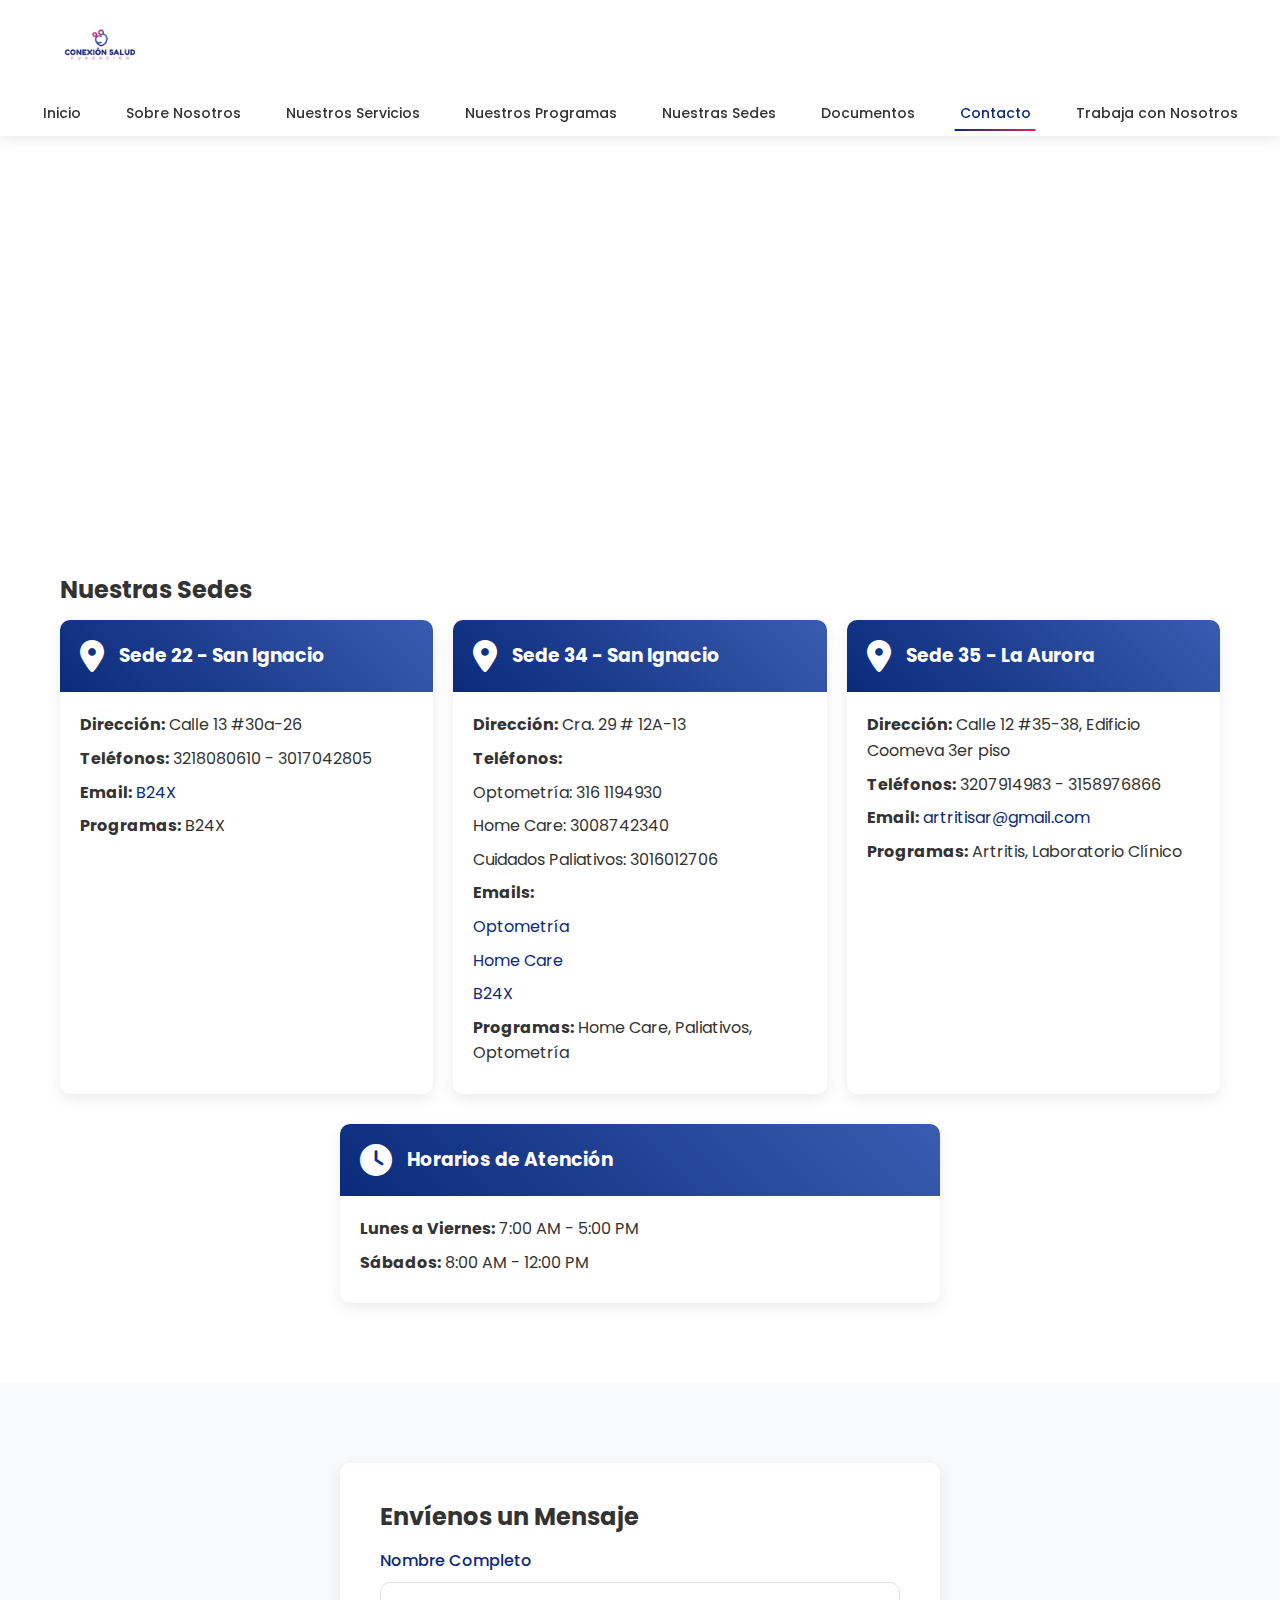
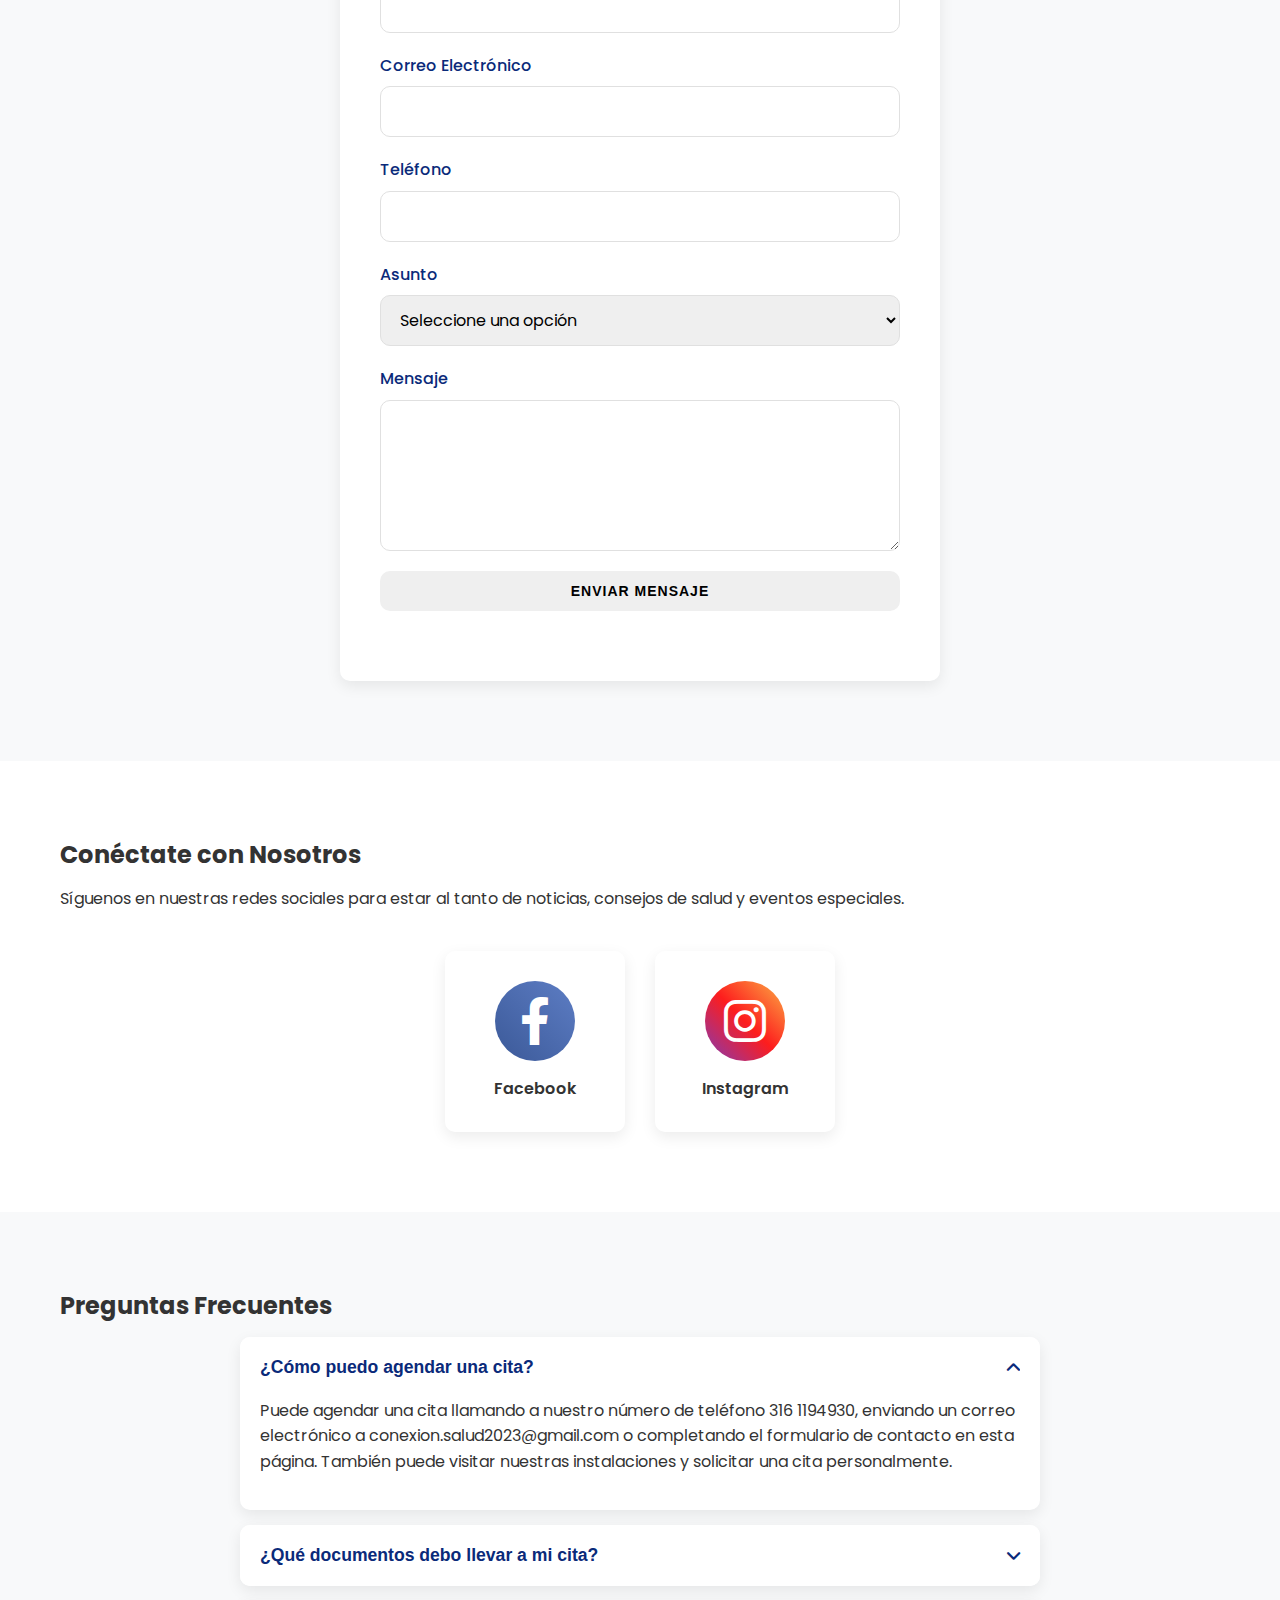
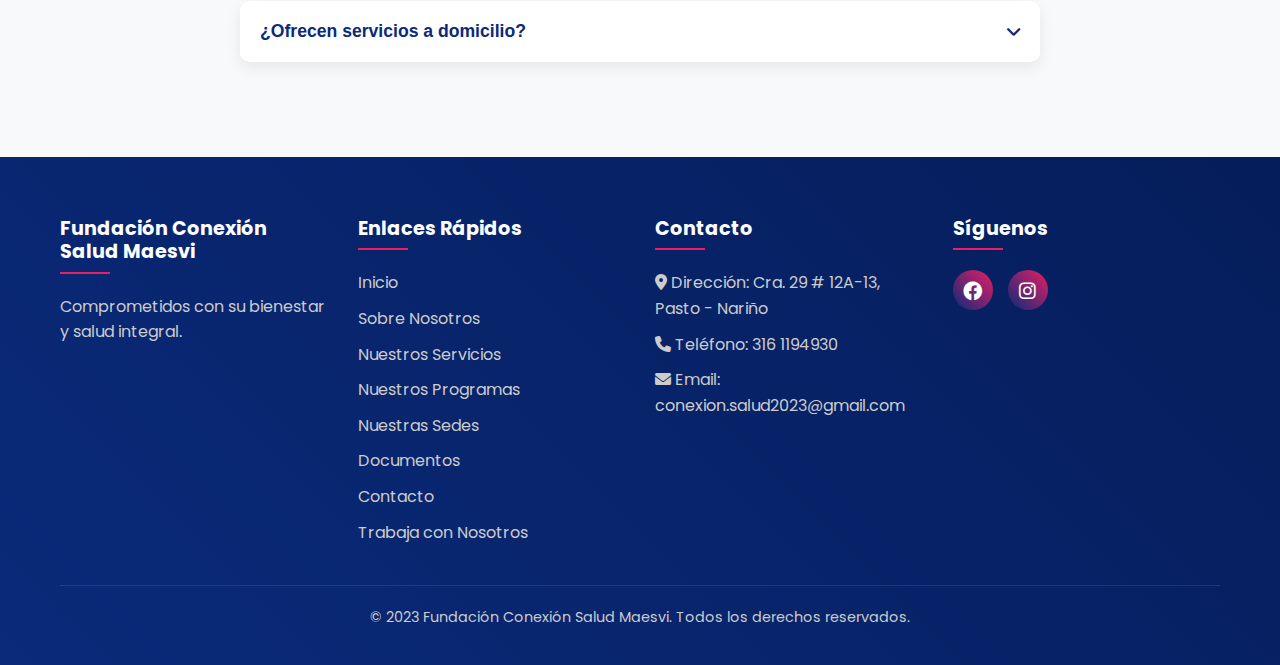
<file: contact.html>
<!DOCTYPE html>
<html lang="es">
<head>
    <meta charset="UTF-8">
    <meta name="viewport" content="width=device-width, initial-scale=1.0">
    <title>Fundación Conexión Salud Maesvi - Contacto</title>
    <link rel="stylesheet" href="styles.css">
    <link rel="stylesheet" href="https://cdnjs.cloudflare.com/ajax/libs/font-awesome/6.0.0-beta3/css/all.min.css">
</head>
<body>
    <header>
        <div class="container">
            <div class="header-content">
                <div class="logo">
                    <a href="index.html">
                        <img src="logo.jpg" alt="Logo Fundación Conexión Salud Maesvi">
                    </a>
                </div>
                <nav>
                    <input type="checkbox" id="menu-toggle">
                    <label for="menu-toggle" class="menu-icon">
                        <i class="fas fa-bars"></i>
                    </label>
                    <ul class="menu">
                        <li><a href="index.html">Inicio</a></li>
                        <li><a href="about.html">Sobre Nosotros</a></li>
                        <li><a href="services.html">Nuestros Servicios</a></li>
                        <li><a href="programas.html">Nuestros Programas</a></li>
                        <li><a href="sedes.html">Nuestras Sedes</a></li>
                        <li><a href="documents.html">Documentos</a></li>
                        <li><a href="contact.html" class="active">Contacto</a></li>
                        <li><a href="trabaja.html">Trabaja con Nosotros</a></li>
                    </ul>
                </nav>
            </div>
        </div>
    </header>

    <section class="page-header">
        <div class="container">
            <h2>Contacto</h2>
            <p>Estamos aquí para atender sus consultas y necesidades</p>
        </div>
    </section>

    <section class="contact-info">
        <div class="container">
            <h2>Nuestras Sedes</h2>
            <div class="contact-cards-horizontal">
                <div class="contact-card-horizontal">
                    <div class="contact-card-header">
                        <i class="fas fa-map-marker-alt"></i>
                        <h3>Sede 22 - San Ignacio</h3>
                    </div>
                    <div class="contact-card-body">
                        <p><strong>Dirección:</strong> Calle 13 #30a-26</p>
                        <p><strong>Teléfonos:</strong> 3218080610 - 3017042805</p>
                        <p><strong>Email:</strong> <a href="mailto:conexionsaludipsb24x@gmail.com">B24X</a></p>
                        <p><strong>Programas:</strong> B24X</p>
                    </div>
                </div>
                
                <div class="contact-card-horizontal">
                    <div class="contact-card-header">
                        <i class="fas fa-map-marker-alt"></i>
                        <h3>Sede 34 - San Ignacio</h3>
                    </div>
                    <div class="contact-card-body">
                        <p><strong>Dirección:</strong> Cra. 29 # 12A-13</p>
                        <p><strong>Teléfonos:</strong></p>
                        <p>Optometría: 316 1194930</p>
                        <p>Home Care: 3008742340</p>
                        <p>Cuidados Paliativos: 3016012706</p>
                        <p><strong>Emails:</strong></p>
                        <p><a href="mailto:opticaconexions@gmail.com">Optometría</a></p>
                        <p><a href="mailto:conexionsaludhomecare@gmail.com">Home Care</a></p>
                        <p><a href="mailto:conexionsaludipsb24x@gmail.com">B24X</a></p>
                        <p><strong>Programas:</strong> Home Care, Paliativos, Optometría</p>
                    </div>
                </div>
                
                <div class="contact-card-horizontal">
                    <div class="contact-card-header">
                        <i class="fas fa-map-marker-alt"></i>
                        <h3>Sede 35 - La Aurora</h3>
                    </div>
                    <div class="contact-card-body">
                        <p><strong>Dirección:</strong> Calle 12 #35-38, Edificio Coomeva 3er piso</p>
                        <p><strong>Teléfonos:</strong> 3207914983 - 3158976866</p>
                        <p><strong>Email:</strong> <a href="mailto:artritisar@gmail.com">artritisar@gmail.com</a></p>
                        <p><strong>Programas:</strong> Artritis, Laboratorio Clínico</p>
                    </div>
                </div>
            </div>
            
            <div class="contact-card-horizontal horarios-card">
                <div class="contact-card-header">
                    <i class="fas fa-clock"></i>
                    <h3>Horarios de Atención</h3>
                </div>
                <div class="contact-card-body">
                    <p><strong>Lunes a Viernes:</strong> 7:00 AM - 5:00 PM</p>
                    <p><strong>Sábados:</strong> 8:00 AM - 12:00 PM</p>
                </div>
            </div>
        </div>
    </section>

    <section class="contact-form-section">
        <div class="container">
            <div class="contact-content">
                <div class="form-container">
                    <h2>Envíenos un Mensaje</h2>
                    <form id="contact-form" class="contact-form" method="POST" action="https://formspree.io/f/xrbqjonn">
                        <input type="hidden" name="_captcha" value="false">

                        <div class="form-group">
                            <label for="name">Nombre Completo</label>
                            <input type="text" id="name" name="name" required>
                        </div>

                        <div class="form-group">
                            <label for="email">Correo Electrónico</label>
                            <input type="email" id="email" name="email" required>
                        </div>

                        <div class="form-group">
                            <label for="phone">Teléfono</label>
                            <input type="tel" id="phone" name="phone" required>
                        </div>

                        <div class="form-group">
                            <label for="subject">Asunto</label>
                            <select id="subject" name="subject" required>
                                <option value="">Seleccione una opción</option>
                                <option value="cita">Solicitud de Cita</option>
                                <option value="info">Información de Servicios</option>
                                <option value="sugerencia">Sugerencia</option>
                                <option value="otro">Otro</option>
                            </select>
                        </div>

                        <div class="form-group">
                            <label for="message">Mensaje</label>
                            <textarea id="message" name="message" rows="5" required></textarea>
                        </div>

                        <div class="form-group">
                            <button type="submit" class="btn">Enviar Mensaje</button>
                        </div>

                        <!-- Aquí mostramos el estado del formulario -->
                        <div id="form-status" style="margin-top: 10px; font-weight: bold;"></div>
                    </form>
                </div>
            </div>
        </div>
    </section>

    <!-- Agrega este script justo antes de cerrar el body -->
    <script>
        const form = document.getElementById("contact-form");
        const status = document.getElementById("form-status");

        form.addEventListener("submit", async (e) => {
            e.preventDefault();

            const formData = new FormData(form);

            try {
                const response = await fetch(form.action, {
                    method: form.method,
                    headers: { "Accept": "application/json" },
                    body: formData,
                });

                if (response.ok) {
                    status.innerText = "¡Mensaje enviado con éxito!";
                    status.style.color = "green";
                    form.reset();
                } else {
                    const result = await response.json();
                    status.innerText = result.error || "Ocurrió un error. Inténtalo de nuevo.";
                    status.style.color = "red";
                }
            } catch (error) {
                status.innerText = "Error de red. Inténtalo más tarde.";
                status.style.color = "red";
            }
        });
    </script>

    <section class="social-connect">
        <div class="container">
            <h2>Conéctate con Nosotros</h2>
            <p>Síguenos en nuestras redes sociales para estar al tanto de noticias, consejos de salud y eventos especiales.</p>
            <div class="social-grid">
                <a href="https://www.facebook.com/profile.php?id=61558642860971&locale=es_LA" target="_blank" class="social-link facebook">
                    <i class="fab fa-facebook-f"></i>
                    <span>Facebook</span>
                </a>
                <a href="https://www.instagram.com/Ipsconexionsalud" target="_blank" class="social-link instagram">
                    <i class="fab fa-instagram"></i>
                    <span>Instagram</span>
                </a>
            </div>
        </div>
    </section>

    <section class="faq">
        <div class="container">
            <h2>Preguntas Frecuentes</h2>
            <div class="accordion">
                <div class="accordion-item">
                    <button class="accordion-header">¿Cómo puedo agendar una cita?</button>
                    <div class="accordion-content">
                        <p>Puede agendar una cita llamando a nuestro número de teléfono 316 1194930, enviando un correo electrónico a conexion.salud2023@gmail.com o completando el formulario de contacto en esta página. También puede visitar nuestras instalaciones y solicitar una cita personalmente.</p>
                    </div>
                </div>
                <div class="accordion-item">
                    <button class="accordion-header">¿Qué documentos debo llevar a mi cita?</button>
                    <div class="accordion-content">
                        <p>Debe traer su documento de identidad, carnet de afiliación a su EPS o seguro médico, y cualquier resultado de exámenes previos o historia clínica relevante para su consulta.</p>
                    </div>
                </div>
                <div class="accordion-item">
                    <button class="accordion-header">¿Ofrecen servicios a domicilio?</button>
                    <div class="accordion-content">
                        <p>Sí, ofrecemos servicios de rehabilitación domiciliaria y atención domiciliaria para pacientes con movilidad reducida o que requieren atención continua. También realizamos toma de muestras de laboratorio a domicilio. Consulte disponibilidad y costos adicionales.</p>
                    </div>
                </div>
            </div>
        </div>
    </section>

    <footer>
        <div class="container">
            <div class="footer-content">
                <div class="footer-section">
                    <h3>Fundación Conexión Salud Maesvi</h3>
                    <p>Comprometidos con su bienestar y salud integral.</p>
                </div>
                <div class="footer-section">
                    <h3>Enlaces Rápidos</h3>
                    <ul>
                        <li><a href="index.html">Inicio</a></li>
                        <li><a href="about.html">Sobre Nosotros</a></li>
                        <li><a href="services.html">Nuestros Servicios</a></li>
                        <li><a href="programas.html">Nuestros Programas</a></li>
                        <li><a href="sedes.html">Nuestras Sedes</a></li>
                        <li><a href="documents.html">Documentos</a></li>
                        <li><a href="contact.html">Contacto</a></li>
                        <li><a href="trabaja.html">Trabaja con Nosotros</a></li>
                    </ul>
                </div>
                <div class="footer-section">
                    <h3>Contacto</h3>
                    <p><i class="fas fa-map-marker-alt"></i> Dirección: Cra. 29 # 12A-13, Pasto - Nariño</p>
                    <p><i class="fas fa-phone"></i> Teléfono: 316 1194930</p>
                    <p><i class="fas fa-envelope"></i> Email: conexion.salud2023@gmail.com</p>
                </div>
                <div class="footer-section">
                    <h3>Síguenos</h3>
                    <div class="social-icons">
                        <a href="https://www.facebook.com/profile.php?id=61558642860971&locale=es_LA" target="_blank"><i class="fab fa-facebook"></i></a>
                        <a href="https://www.instagram.com/Ipsconexionsalud" target="_blank"><i class="fab fa-instagram"></i></a>
                    </div>
                </div>
            </div>
            <div class="footer-bottom">
                <p>&copy; 2023 Fundación Conexión Salud Maesvi. Todos los derechos reservados.</p>
            </div>
        </div>
    </footer>

    <script src="script.js"></script>
</body>
</html>
</file>
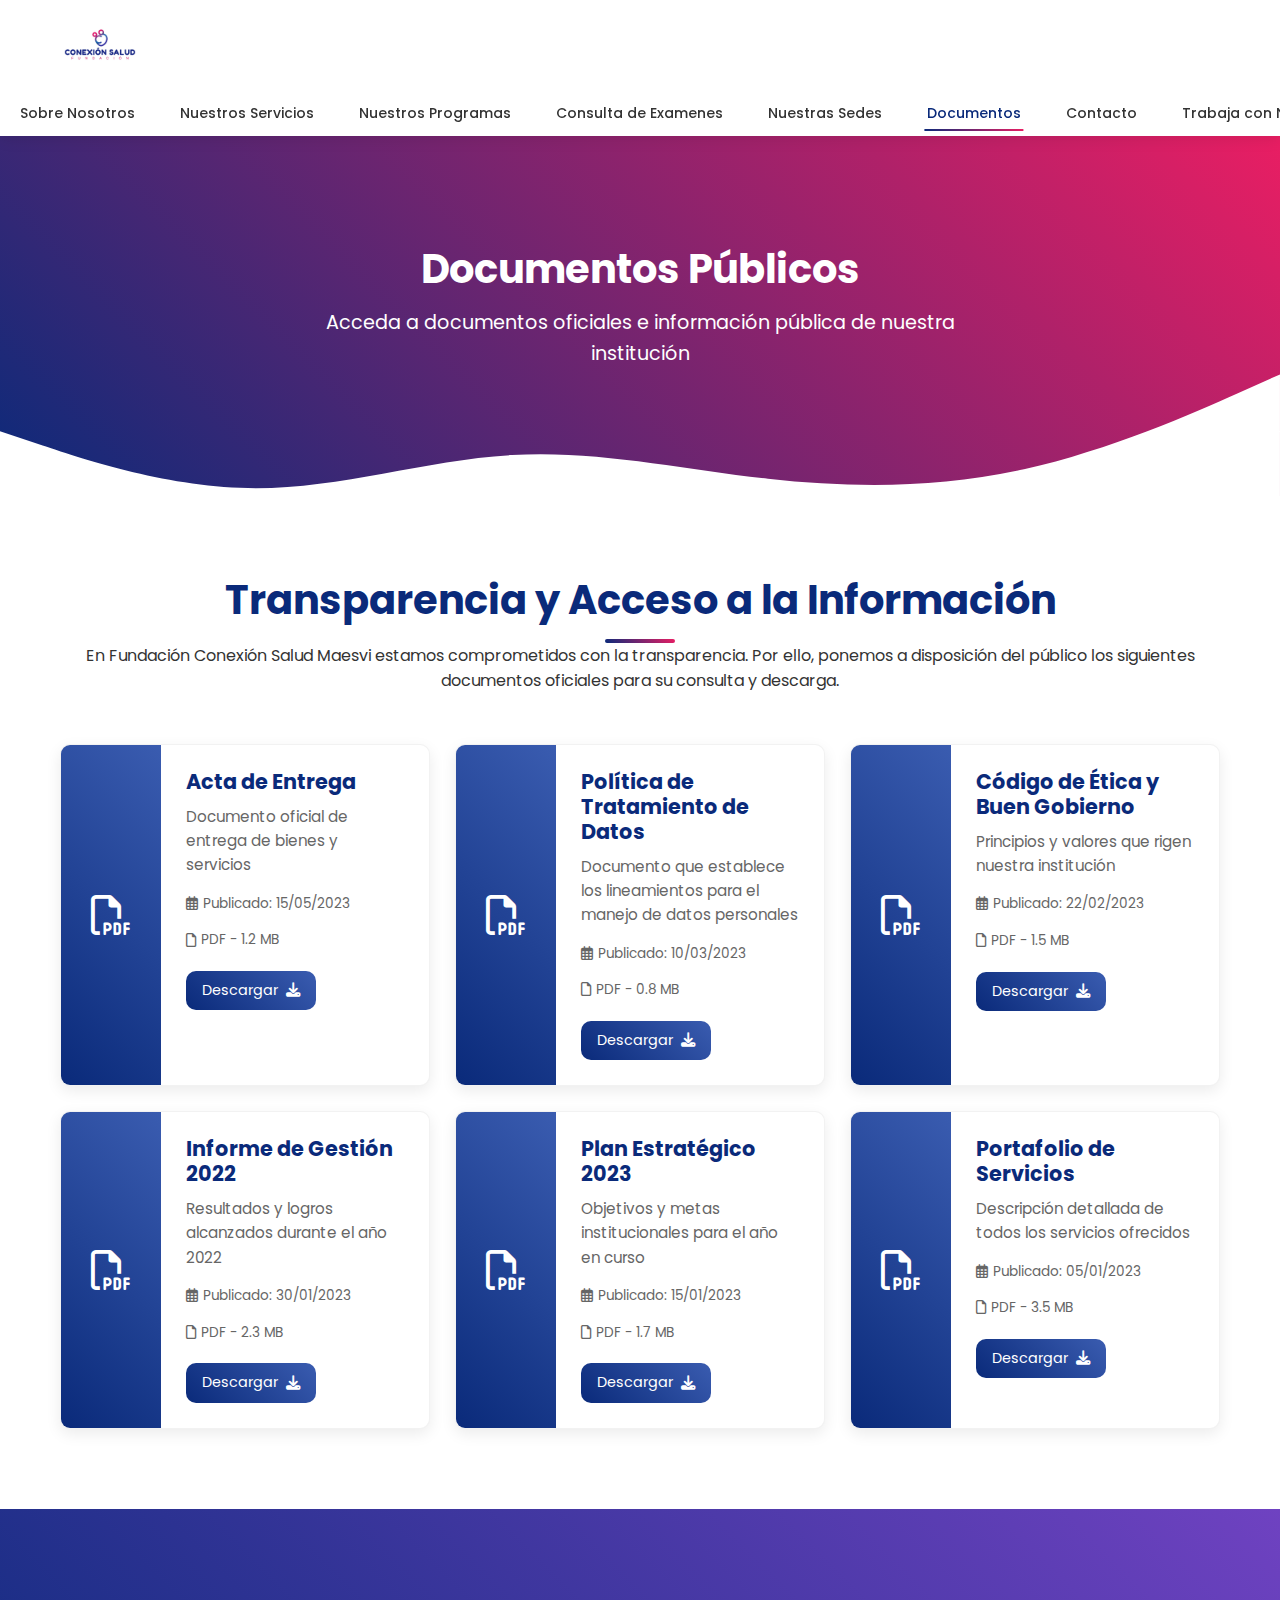
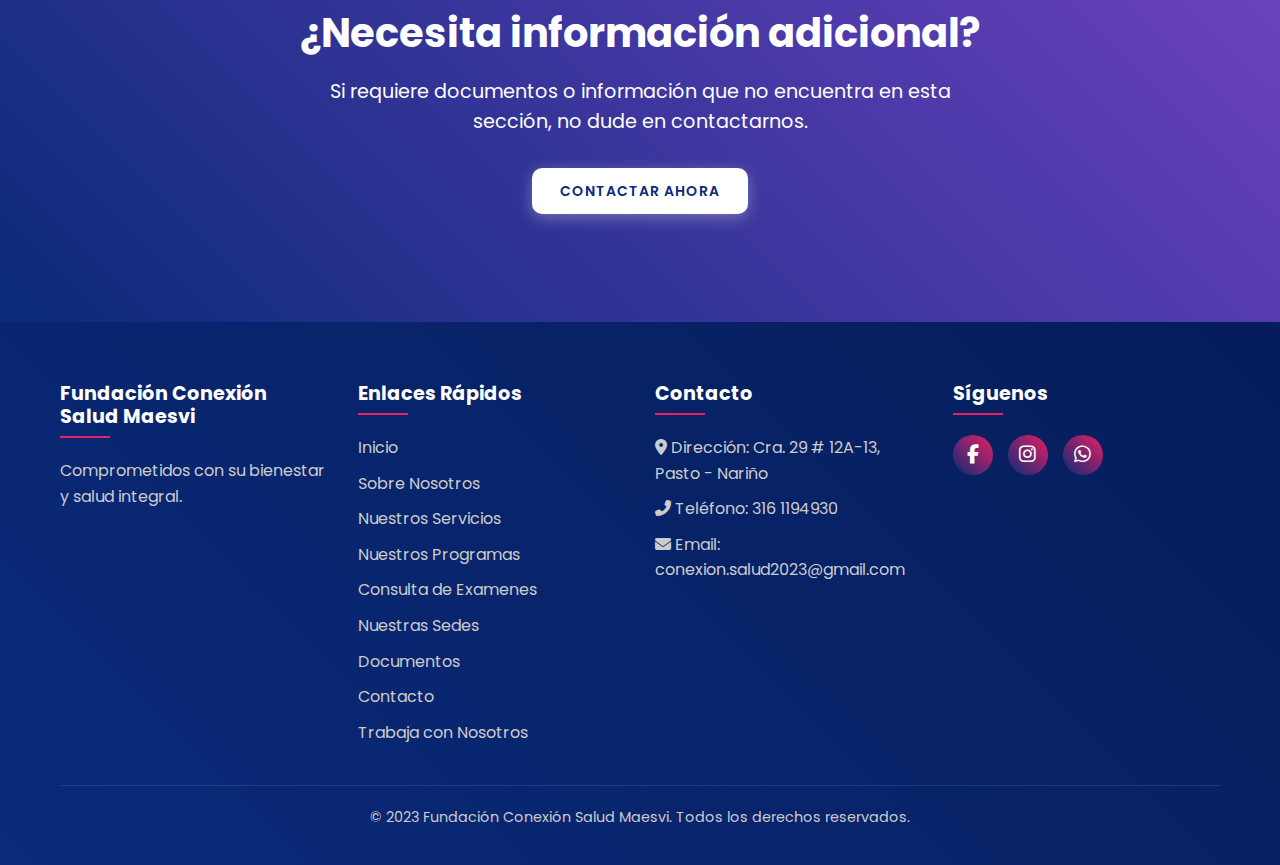
<file: documents.html>
<!DOCTYPE html>
<html lang="es">
<head>
    <meta charset="UTF-8">
    <meta name="viewport" content="width=device-width, initial-scale=1.0">
    <title>Fundación Conexión Salud Maesvi - Documentos</title>
    <link rel="stylesheet" href="styles.css">
    <link rel="stylesheet" href="https://cdnjs.cloudflare.com/ajax/libs/font-awesome/6.4.0/css/all.min.css">
    <link href="https://fonts.googleapis.com/css2?family=Montserrat:wght@300;400;500;600;700&family=Poppins:wght@300;400;500;600;700&display=swap" rel="stylesheet">
    <link rel="stylesheet" href="https://cdnjs.cloudflare.com/ajax/libs/animate.css/4.1.1/animate.min.css"/>
</head>
<body>
    <header>
        <div class="container">
            <div class="header-content">
                <div class="logo">
                    <a href="index.html">
                        <img src="logo.jpg" alt="Logo Fundación Conexión Salud Maesvi">
                    </a>
                </div>
                <nav>
                    <input type="checkbox" id="menu-toggle">
                    <label for="menu-toggle" class="menu-icon">
                        <i class="fas fa-bars"></i>
                    </label>
                    <ul class="menu">
                        <li><a href="index.html">Inicio</a></li>
                        <li><a href="about.html">Sobre Nosotros</a></li>
                        <li><a href="services.html">Nuestros Servicios</a></li>
                        <li><a href="programas.html">Nuestros Programas</a></li>
                        <li><a href="consulta-examenes.html">Consulta de Examenes</a></li>
                        <li><a href="sedes.html">Nuestras Sedes</a></li>
                        <li><a href="documents.html" class="active">Documentos</a></li>
                        <li><a href="contact.html">Contacto</a></li>
                        <li><a href="trabaja.html">Trabaja con Nosotros</a></li>
                    </ul>
                </nav>
            </div>
        </div>
    </header>

    <section class="page-header">
        <div class="page-header-overlay"></div>
        <div class="container">
            <h2 class="animate__animated animate__fadeIn">Documentos Públicos</h2>
            <p class="animate__animated animate__fadeIn">Acceda a documentos oficiales e información pública de nuestra institución</p>
        </div>
    </section>

    <div class="wave-divider">
        <svg xmlns="http://www.w3.org/2000/svg" viewBox="0 0 1440 320">
            <path fill="#ffffff" fill-opacity="1" d="M0,96L48,112C96,128,192,160,288,160C384,160,480,128,576,122.7C672,117,768,139,864,149.3C960,160,1056,160,1152,138.7C1248,117,1344,75,1392,53.3L1440,32L1440,320L1392,320C1344,320,1248,320,1152,320C1056,320,960,320,864,320C768,320,672,320,576,320C480,320,384,320,288,320C192,320,96,320,48,320L0,320Z"></path>
        </svg>
    </div>

    <section class="documents-section">
        <div class="container">
            <div class="section-header">
                <h2 class="animate__animated animate__fadeIn">Transparencia y Acceso a la Información</h2>
                <div class="underline"></div>
                <p class="animate__animated animate__fadeIn">En Fundación Conexión Salud Maesvi estamos comprometidos con la transparencia. Por ello, ponemos a disposición del público los siguientes documentos oficiales para su consulta y descarga.</p>
            </div>
            
            <div class="documents-grid">
                <div class="document-card animate__animated animate__fadeInUp">
                    <div class="document-icon">
                        <i class="far fa-file-pdf"></i>
                    </div>
                    <div class="document-info">
                        <h3>Acta de Entrega</h3>
                        <p>Documento oficial de entrega de bienes y servicios</p>
                        <div class="document-meta">
                            <span><i class="far fa-calendar-alt"></i> Publicado: 15/05/2023</span>
                            <span><i class="far fa-file"></i> PDF - 1.2 MB</span>
                        </div>
                        <a href="Acta de entrega.pdf" class="btn-document" download>Descargar <i class="fas fa-download"></i></a>
                    </div>
                </div>
                
                <div class="document-card animate__animated animate__fadeInUp" style="animation-delay: 0.1s">
                    <div class="document-icon">
                        <i class="far fa-file-pdf"></i>
                    </div>
                    <div class="document-info">
                        <h3>Política de Tratamiento de Datos</h3>
                        <p>Documento que establece los lineamientos para el manejo de datos personales</p>
                        <div class="document-meta">
                            <span><i class="far fa-calendar-alt"></i> Publicado: 10/03/2023</span>
                            <span><i class="far fa-file"></i> PDF - 0.8 MB</span>
                        </div>
                        <a href="documentos/Politica_Tratamiento_Datos.pdf" class="btn-document">Descargar <i class="fas fa-download"></i></a>
                    </div>
                </div>
                
                <div class="document-card animate__animated animate__fadeInUp" style="animation-delay: 0.2s">
                    <div class="document-icon">
                        <i class="far fa-file-pdf"></i>
                    </div>
                    <div class="document-info">
                        <h3>Código de Ética y Buen Gobierno</h3>
                        <p>Principios y valores que rigen nuestra institución</p>
                        <div class="document-meta">
                            <span><i class="far fa-calendar-alt"></i> Publicado: 22/02/2023</span>
                            <span><i class="far fa-file"></i> PDF - 1.5 MB</span>
                        </div>
                        <a href="documentos/Codigo_Etica.pdf" class="btn-document">Descargar <i class="fas fa-download"></i></a>
                    </div>
                </div>
                
                <div class="document-card animate__animated animate__fadeInUp" style="animation-delay: 0.3s">
                    <div class="document-icon">
                        <i class="far fa-file-pdf"></i>
                    </div>
                    <div class="document-info">
                        <h3>Informe de Gestión 2022</h3>
                        <p>Resultados y logros alcanzados durante el año 2022</p>
                        <div class="document-meta">
                            <span><i class="far fa-calendar-alt"></i> Publicado: 30/01/2023</span>
                            <span><i class="far fa-file"></i> PDF - 2.3 MB</span>
                        </div>
                        <a href="documentos/Informe_Gestion_2022.pdf" class="btn-document">Descargar <i class="fas fa-download"></i></a>
                    </div>
                </div>
                
                <div class="document-card animate__animated animate__fadeInUp" style="animation-delay: 0.4s">
                    <div class="document-icon">
                        <i class="far fa-file-pdf"></i>
                    </div>
                    <div class="document-info">
                        <h3>Plan Estratégico 2023</h3>
                        <p>Objetivos y metas institucionales para el año en curso</p>
                        <div class="document-meta">
                            <span><i class="far fa-calendar-alt"></i> Publicado: 15/01/2023</span>
                            <span><i class="far fa-file"></i> PDF - 1.7 MB</span>
                        </div>
                        <a href="documentos/Plan_Estrategico_2023.pdf" class="btn-document">Descargar <i class="fas fa-download"></i></a>
                    </div>
                </div>
                
                <div class="document-card animate__animated animate__fadeInUp" style="animation-delay: 0.5s">
                    <div class="document-icon">
                        <i class="far fa-file-pdf"></i>
                    </div>
                    <div class="document-info">
                        <h3>Portafolio de Servicios</h3>
                        <p>Descripción detallada de todos los servicios ofrecidos</p>
                        <div class="document-meta">
                            <span><i class="far fa-calendar-alt"></i> Publicado: 05/01/2023</span>
                            <span><i class="far fa-file"></i> PDF - 3.5 MB</span>
                        </div>
                        <a href="documentos/Portafolio_Servicios.pdf" class="btn-document">Descargar <i class="fas fa-download"></i></a>
                    </div>
                </div>
            </div>
        </div>
    </section>

    <section class="cta">
        <div class="cta-overlay"></div>
        <div class="container">
            <div class="cta-content animate__animated animate__fadeIn">
                <h2>¿Necesita información adicional?</h2>
                <p>Si requiere documentos o información que no encuentra en esta sección, no dude en contactarnos.</p>
                <a href="contact.html" class="btn btn-light pulse-animation">Contactar Ahora</a>
            </div>
        </div>
    </section>

    <footer>
        <!--<div class="footer-wave">
            <svg xmlns="http://www.w3.org/2000/svg" viewBox="0 0 1440 320">
                <path fill="#0a2a7a" fill-opacity="1" d="M0,224L48,213.3C96,203,192,181,288,181.3C384,181,480,203,576,202.7C672,203,768,181,864,186.7C960,192,1056,224,1152,218.7C1248,213,1344,171,1392,149.3L1440,128L1440,320L1392,320C1344,320,1248,320,1152,320C1056,320,960,320,864,320C768,320,672,320,576,320C480,320,384,320,288,320C192,320,96,320,48,320L0,320Z"></path>
            </svg>
        </div>-->
        <div class="container">
            <div class="footer-content">
                <div class="footer-section">
                    <h3>Fundación Conexión Salud Maesvi</h3>
                    <p>Comprometidos con su bienestar y salud integral.</p>
                </div>
                <div class="footer-section">
                    <h3>Enlaces Rápidos</h3>
                    <ul>
                        <li><a href="index.html">Inicio</a></li>
                        <li><a href="about.html">Sobre Nosotros</a></li>
                        <li><a href="services.html">Nuestros Servicios</a></li>
                        <li><a href="programas.html">Nuestros Programas</a></li>
                        <li><a href="consulta-examenes.html">Consulta de Examenes</a></li>
                        <li><a href="sedes.html">Nuestras Sedes</a></li>
                        <li><a href="documents.html">Documentos</a></li>
                        <li><a href="contact.html">Contacto</a></li>
                        <li><a href="trabaja.html">Trabaja con Nosotros</a></li>
                    </ul>
                </div>
                <div class="footer-section">
                    <h3>Contacto</h3>
                    <p><i class="fas fa-map-marker-alt"></i> Dirección: Cra. 29 # 12A-13, Pasto - Nariño</p>
                    <p><i class="fas fa-phone-alt"></i> Teléfono: 316 1194930</p>
                    <p><i class="fas fa-envelope"></i> Email: conexion.salud2023@gmail.com</p>
                </div>
                <div class="footer-section">
                  <h3>Síguenos</h3>
                  <div class="social-icons">
                    <a href="https://www.facebook.com/profile.php?id=61558642860971&locale=es_LA" target="_blank">
                      <i class="fab fa-facebook-f"></i>
                    </a>
                    <a href="https://www.instagram.com/Ipsconexionsalud" target="_blank">
                      <i class="fab fa-instagram"></i>
                    </a>
                    <div style="position: relative;">
                      <a href="javascript:void(0)" onclick="toggleSedeSelector()" title="Contactar por WhatsApp">
                        <i class="fa-brands fa-whatsapp"> </i> 
                      </a>
                      <select
                        id="sedeSelector"
                        onchange="redirigirWhatsApp()"
                        style="position: absolute; top: 45px; left: 0; display: none; font-size: 0.9em; min-width: 160px; z-index: 100;">
                        <option value="" disabled selected>Selecciona sede</option>
                        <option value="22">Sede 22 - B24X</option>
                        <option value="34">Sede 34 - OPTOMERIA</option>
                        <option value="35">Sede 35 - ARTRITIS</option>
                      </select>
                    </div>
                  </div>
                </div>
            </div>
            <div class="footer-bottom">
                <p>&copy; 2023 Fundación Conexión Salud Maesvi. Todos los derechos reservados.</p>
            </div>
        </div>
    </footer>

    <script src="script.js"></script>
</body>
</html>
</file>
<file: styles.css>
/* Base Styles */
@import url("https://fonts.googleapis.com/css2?family=Montserrat:wght@300;400;500;600;700&family=Poppins:wght@300;400;500;600;700&display=swap");

:root {
  /* Colores principales (del logo) */
  --primary-color: #0a2a7a; /* Azul oscuro del logo */
  --primary-dark: #051d5a;
  --primary-light: #3a5cb0;
  --secondary-color: #e91e63; /* Rosa/magenta del logo */
  --secondary-light: #f48fb1;
  --secondary-dark: #c2185b;

  /* Colores adicionales para el sector salud */
  --teal: #20c997;
  --teal-light: #5ce0b8;
  --teal-dark: #0b9e76;
  --purple: #6f42c1;
  --purple-light: #9a75db;
  --purple-dark: #4e2d89;
  --mint: #4dd4ac;
  --coral: #ff6b6b;
  --lavender: #9e7ee0;

  /* Colores neutros */
  --text-color: #333333;
  --text-light: #666666;
  --background-color: #ffffff;
  --background-alt: #f8f9fa;
  --border-color: #e0e0e0;
  --success-color: #4caf50;
  --warning-color: #ff9800;
  --error-color: #f44336;

  /* Efectos y dimensiones */
  --box-shadow: 0 10px 20px rgba(0, 0, 0, 0.1);
  --box-shadow-hover: 0 15px 30px rgba(0, 0, 0, 0.15);
  --card-shadow: 0 5px 15px rgba(0, 0, 0, 0.08);
  --card-shadow-hover: 0 8px 25px rgba(0, 0, 0, 0.12);
  --transition: all 0.3s ease;
  --border-radius: 10px;
  --border-radius-lg: 20px;
  --container-width: 1200px;
}

* {
  margin: 0;
  padding: 0;
  box-sizing: border-box;
}

body {
  font-family: "Poppins", "Montserrat", sans-serif;
  line-height: 1.6;
  color: var(--text-color);
  background-color: var(--background-color);
  overflow-x: hidden;
}

.container {
  width: 100%;
  max-width: var(--container-width);
  margin: 0 auto;
  padding: 0 20px;
  position: relative;
  z-index: 1;
}

h1,
h2,
h3,
h4,
h5,
h6 {
  font-weight: 700;
  line-height: 1.2;
  margin-bottom: 1rem;
  color: var(--text-color);
}

p {
  margin-bottom: 1rem;
  font-weight: 400;
}

a {
  color: var(--primary-color);
  text-decoration: none;
  transition: var(--transition);
}

a:hover {
  color: var(--primary-dark);
}

img {
  max-width: 100%;
  height: auto;
  display: block;
}

ul {
  list-style: none;
}

section {
  padding: 80px 0;
  position: relative;
}

/* Botones */
.btn {
  display: inline-block;
  padding: 12px 28px;
  border-radius: var(--border-radius);
  text-align: center;
  font-weight: 600;
  cursor: pointer;
  transition: var(--transition);
  border: none;
  text-transform: uppercase;
  letter-spacing: 1px;
  font-size: 14px;
  position: relative;
  overflow: hidden;
  z-index: 1;
}

.btn::before {
  content: "";
  position: absolute;
  top: 0;
  left: -100%;
  width: 100%;
  height: 100%;
  background: rgba(255, 255, 255, 0.2);
  transition: all 0.4s;
  z-index: -1;
}

.btn:hover::before {
  left: 100%;
}

.btn-primary {
  background: linear-gradient(45deg, var(--primary-color), var(--primary-light));
  color: white;
  box-shadow: 0 4px 15px rgba(10, 42, 122, 0.3);
}

.btn-primary:hover {
  background: linear-gradient(45deg, var(--primary-dark), var(--primary-color));
  box-shadow: 0 6px 20px rgba(10, 42, 122, 0.4);
  transform: translateY(-3px);
}

.btn-secondary {
  background: linear-gradient(45deg, var(--secondary-color), var(--secondary-light));
  color: white;
  box-shadow: 0 4px 15px rgba(233, 30, 99, 0.3);
}

.btn-secondary:hover {
  background: linear-gradient(45deg, var(--secondary-dark), var(--secondary-color));
  box-shadow: 0 6px 20px rgba(233, 30, 99, 0.4);
  transform: translateY(-3px);
}

.btn-light {
  background: white;
  color: var(--primary-color);
  box-shadow: 0 4px 15px rgba(255, 255, 255, 0.3);
}

.btn-light:hover {
  background: rgba(255, 255, 255, 0.9);
  color: var(--secondary-color);
  box-shadow: 0 6px 20px rgba(255, 255, 255, 0.4);
  transform: translateY(-3px);
}

.btn-link {
  display: inline-flex;
  align-items: center;
  gap: 8px;
  color: var(--primary-color);
  font-weight: 600;
  transition: var(--transition);
  position: relative;
}

.btn-link::after {
  content: "";
  position: absolute;
  bottom: -2px;
  left: 0;
  width: 0;
  height: 2px;
  background-color: var(--primary-color);
  transition: var(--transition);
}

.btn-link:hover {
  color: var(--secondary-color);
}

.btn-link:hover::after {
  width: 100%;
  background-color: var(--secondary-color);
}

.btn-link i {
  transition: var(--transition);
}

.btn-link:hover i {
  transform: translateX(5px);
}

/* Animaciones */
.pulse-animation {
  animation: pulse 2s infinite;
}

@keyframes pulse {
  0% {
    transform: scale(1);
    box-shadow: 0 4px 15px rgba(10, 42, 122, 0.3);
  }
  50% {
    transform: scale(1.05);
    box-shadow: 0 8px 25px rgba(10, 42, 122, 0.4);
  }
  100% {
    transform: scale(1);
    box-shadow: 0 4px 15px rgba(10, 42, 122, 0.3);
  }
}

.float-animation {
  animation: float 3s ease-in-out infinite;
}

@keyframes float {
  0% {
    transform: translateY(0px);
  }
  50% {
    transform: translateY(-10px);
  }
  100% {
    transform: translateY(0px);
  }
}

/* Header Styles */
header {
  background-color: white;
  box-shadow: 0 2px 15px rgba(0, 0, 0, 0.1);
  position: sticky;
  top: 0;
  z-index: 1000;
}

.header-content {
  display: flex;
  flex-direction: column;
  justify-content: center;
  padding: 10px 0;
}

.logo {
  margin-bottom: 10px;
}

.logo img {
  max-height: 80px;
  width: auto;
}

.site-title {
  display: none;
}

nav {
  width: 100%;
  display: flex;
  justify-content: center;
}

nav .menu {
  display: flex;
  gap: 15px;
  flex-wrap: nowrap;
  justify-content: center;
}

nav .menu li a {
  color: var(--text-color);
  font-weight: 500;
  padding: 8px 15px;
  border-radius: var(--border-radius);
  transition: var(--transition);
  font-size: 14px;
  white-space: nowrap;
  position: relative;
}

nav .menu li a::after {
  content: "";
  position: absolute;
  bottom: 0;
  left: 50%;
  width: 0;
  height: 2px;
  background: linear-gradient(45deg, var(--primary-color), var(--secondary-color));
  transition: var(--transition);
  transform: translateX(-50%);
}

nav .menu li a:hover::after,
nav .menu li a.active::after {
  width: 80%;
}

nav .menu li a:hover,
nav .menu li a.active {
  color: var(--primary-color);
}

#menu-toggle {
  display: none;
}

.menu-icon {
  display: none;
  font-size: 1.5rem;
  cursor: pointer;
  color: var(--primary-color);
}

/* Responsive menu styles */
@media (max-width: 992px) {
  .header-content {
    flex-direction: row;
    justify-content: space-between;
    align-items: center;
  }

  .logo {
    margin-bottom: 0;
  }

  nav {
    width: auto;
    position: relative;
  }

  .menu-icon {
    display: block;
  }

  nav .menu {
    position: absolute;
    top: 100%;
    left: 0;
    right: 0;
    background-color: white;
    flex-direction: column;
    align-items: center;
    padding: 20px 0;
    box-shadow: 0 5px 15px rgba(0, 0, 0, 0.1);
    transform: translateY(-100%);
    opacity: 0;
    visibility: hidden;
    transition: var(--transition);
    z-index: 999;
    min-width: 250px;
    right: -20px;
  }

  #menu-toggle:checked ~ .menu {
    transform: translateY(0);
    opacity: 1;
    visibility: visible;
  }

  nav .menu li {
    width: 100%;
    text-align: center;
  }

  nav .menu li a {
    display: block;
    padding: 12px 20px;
    width: 100%;
  }
}

/* Hero Section */
.hero {
  position: relative;
  background: linear-gradient(45deg, var(--primary-dark), var(--purple-dark));
  color: white;
  text-align: center;
  padding: 150px 0 100px;
  overflow: hidden;
  min-height: 60vh;
  display: flex;
  align-items: center;
}

.hero-overlay {
  position: absolute;
  top: -50px;
  left: 0;
  width: 100%;
  height: 100%;
  background: url("logo.jpg") no-repeat center center / cover;
  opacity: 0.3;
  z-index: 0;
}

.hero-content {
  position: relative;
  z-index: 1;
}

.hero h2 {
  font-size: 3rem;
  margin-bottom: 20px;
  color: white;
  text-shadow: 0 2px 10px rgba(0, 0, 0, 0.3);
}

.hero p {
  font-size: 1.3rem;
  margin-bottom: 30px;
  max-width: 700px;
  margin-left: auto;
  margin-right: auto;
}

/* Wave Dividers */
.wave-divider {
  position: relative;
  height: 150px;
  margin-top: -150px;
  z-index: 1;
}

.wave-divider-flip {
  transform: rotate(180deg);
  margin-top: 0;
  margin-bottom: -150px;
}

/* Section Headers */
.section-header {
  text-align: center;
  margin-bottom: 50px;
}

.section-header h2 {
  font-size: 2.5rem;
  margin-bottom: 15px;
  color: var(--primary-color);
}

.underline {
  height: 4px;
  width: 70px;
  background: linear-gradient(45deg, var(--primary-color), var(--secondary-color));
  margin: 0 auto;
  border-radius: 2px;
}

/* Features Section */
.features {
  padding: 100px 0;
  background-color: white;
}

.feature-grid {
  display: grid;
  grid-template-columns: repeat(auto-fit, minmax(250px, 1fr));
  gap: 30px;
}

.feature-card {
  background-color: white;
  border-radius: var(--border-radius-lg);
  padding: 40px 30px;
  text-align: center;
  box-shadow: var(--card-shadow);
  transition: var(--transition);
  border: 1px solid rgba(0, 0, 0, 0.05);
  position: relative;
  overflow: hidden;
  z-index: 1;
}

.feature-card::before {
  content: "";
  position: absolute;
  top: 0;
  left: 0;
  width: 100%;
  height: 0;
  background: linear-gradient(45deg, rgba(10, 42, 122, 0.05), rgba(233, 30, 99, 0.05));
  transition: var(--transition);
  z-index: -1;
}

.feature-card:hover {
  transform: translateY(-15px);
  box-shadow: var(--card-shadow-hover);
}

.feature-card:hover::before {
  height: 100%;
}

.feature-icon {
  width: 80px;
  height: 80px;
  border-radius: 50%;
  background: linear-gradient(45deg, var(--primary-light), var(--teal-light));
  display: flex;
  align-items: center;
  justify-content: center;
  margin: 0 auto 25px;
  box-shadow: 0 10px 20px rgba(10, 42, 122, 0.2);
}

.feature-icon i {
  font-size: 2.5rem;
  color: white;
}

.feature-card h3 {
  margin-bottom: 15px;
  color: var(--primary-color);
  font-size: 1.5rem;
}

.feature-card p {
  color: var(--text-light);
}

/* Programs Highlight Section */
.programs-highlight {
  padding: 100px 0;
  background-color: white;
}

.programs-cards {
  display: grid;
  grid-template-columns: repeat(auto-fit, minmax(300px, 1fr));
  gap: 30px;
}

.program-highlight-card {
  display: flex;
  align-items: flex-start;
  gap: 20px;
  background-color: white;
  border-radius: var(--border-radius);
  padding: 30px;
  box-shadow: var(--card-shadow);
  transition: var(--transition);
  border: 1px solid rgba(0, 0, 0, 0.05);
}

.program-highlight-card:hover {
  transform: translateY(-10px);
  box-shadow: var(--card-shadow-hover);
}

.program-icon {
  width: 60px;
  height: 60px;
  border-radius: 50%;
  background: linear-gradient(45deg, var(--teal), var(--teal-light));
  display: flex;
  align-items: center;
  justify-content: center;
  flex-shrink: 0;
}

.program-icon i {
  font-size: 1.8rem;
  color: white;
}

.program-content h3 {
  margin-bottom: 10px;
  color: var(--primary-color);
}

.program-content p {
  color: var(--text-light);
  margin-bottom: 15px;
}

/* Carousel Section */
.carousel-section {
  padding: 80px 0;
  background-color: var(--background-alt);
  overflow: hidden;
}

.carousel-container {
  position: relative;
  width: 100%;
  margin: 0 auto;
  overflow: hidden;
  box-shadow: var(--box-shadow);
  border-radius: var(--border-radius);
}

.carousel {
  display: flex;
  transition: transform 0.5s ease;
}

.carousel-item {
  min-width: 100%;
  position: relative;
  display: none;
}

.carousel-item.active {
  display: block;
}

.carousel-item img {
  width: 100%;
  height: 500px;
  object-fit: cover;
}

.carousel-caption {
  position: absolute;
  bottom: 0;
  left: 0;
  right: 0;
  background: linear-gradient(transparent, rgba(0, 0, 0, 0.7));
  color: white;
  padding: 30px 20px 20px;
  text-align: center;
}

.carousel-caption h3 {
  color: white;
  margin-bottom: 10px;
  font-size: 1.8rem;
}

.carousel-caption p {
  font-size: 1.1rem;
}

.carousel-control {
  position: absolute;
  top: 50%;
  transform: translateY(-50%);
  background-color: rgba(255, 255, 255, 0.2);
  color: white;
  border: none;
  width: 50px;
  height: 50px;
  border-radius: 50%;
  font-size: 24px;
  cursor: pointer;
  transition: var(--transition);
  z-index: 10;
  display: flex;
  align-items: center;
  justify-content: center;
}

.carousel-control:hover {
  background-color: rgba(255, 255, 255, 0.4);
}

.carousel-control.prev {
  left: 20px;
}

.carousel-control.next {
  right: 20px;
}

.carousel-indicators {
  position: absolute;
  bottom: 20px;
  left: 50%;
  transform: translateX(-50%);
  display: flex;
  gap: 10px;
  z-index: 10;
}

.indicator {
  width: 12px;
  height: 12px;
  background-color: rgba(255, 255, 255, 0.5);
  border-radius: 50%;
  cursor: pointer;
  transition: var(--transition);
}

.indicator.active {
  background-color: white;
  transform: scale(1.2);
}

/* CTA Section */
.cta {
  position: relative;
  color: white;
  text-align: center;
  padding: 100px 0;
  overflow: hidden;
}

.cta-overlay {
  position: absolute;
  top: 0;
  left: 0;
  width: 100%;
  height: 100%;
  background: linear-gradient(45deg, var(--primary-color), var(--purple));
  z-index: 0;
}

.cta-content {
  position: relative;
  z-index: 1;
}

.cta h2 {
  color: white;
  margin-bottom: 20px;
  font-size: 2.5rem;
}

.cta p {
  margin-bottom: 30px;
  max-width: 700px;
  margin-left: auto;
  margin-right: auto;
  font-size: 1.2rem;
}

/* Page Header */
.page-header {
  position: relative;
  color: white;
  text-align: center;
  padding: 100px 0;
  overflow: hidden;
  min-height: 40vh;
  display: flex;
  align-items: center;
}

.page-header-overlay {
  position: absolute;
  top: 0;
  left: 0;
  width: 100%;
  height: 100%;
  background: linear-gradient(45deg, var(--primary-color), var(--secondary-color));
  z-index: 0;
}

.page-header h2 {
  position: relative;
  z-index: 1;
  color: white;
  font-size: 2.5rem;
  margin-bottom: 15px;
}

.page-header p {
  position: relative;
  z-index: 1;
  font-size: 1.2rem;
  max-width: 700px;
  margin-left: auto;
  margin-right: auto;
}

/* Programs Page Styles */
.programs-intro {
  padding: 80px 0;
}

.programs-content {
  display: grid;
  grid-template-columns: 1fr 1fr;
  gap: 40px;
  align-items: center;
}

.programs-text h2 {
  color: var(--primary-color);
  margin-bottom: 20px;
}

.programs-image img {
  border-radius: var(--border-radius);
  box-shadow: var(--box-shadow);
}

.programs-by-sede {
  padding: 80px 0;
  background-color: var(--background-alt);
}

.sede-programs {
  margin-bottom: 50px;
}

.sede-header {
  display: flex;
  align-items: center;
  gap: 15px;
  margin-bottom: 30px;
}

.sede-icon {
  width: 50px;
  height: 50px;
  border-radius: 50%;
  background: linear-gradient(45deg, var(--primary-color), var(--secondary-color));
  display: flex;
  align-items: center;
  justify-content: center;
  flex-shrink: 0;
}

.sede-icon i {
  font-size: 1.5rem;
  color: white;
}

.sede-header h3 {
  margin-bottom: 0;
  color: white;
  font-size: 1.8rem;
}

.program-grid {
  display: grid;
  grid-template-columns: repeat(auto-fit, minmax(300px, 1fr));
  gap: 30px;
}

.program-card {
  background-color: white;
  border-radius: var(--border-radius);
  overflow: hidden;
  box-shadow: var(--card-shadow);
  transition: var(--transition);
  cursor: pointer;
  height: 100%;
}

.program-card:hover {
  transform: translateY(-10px);
  box-shadow: var(--card-shadow-hover);
}

.program-card-inner {
  padding: 30px;
  text-align: center;
}

.program-card .program-icon {
  margin: 0 auto 20px;
  width: 70px;
  height: 70px;
}

.program-card h3 {
  margin-bottom: 15px;
  color: var(--primary-color);
}

.program-card p {
  color: var(--text-light);
  margin-bottom: 20px;
}

.btn-more {
  display: inline-flex;
  align-items: center;
  gap: 8px;
  color: white;
  background: linear-gradient(45deg, var(--primary-color), var(--primary-light));
  padding: 8px 16px;
  border-radius: var(--border-radius);
  font-size: 14px;
  transition: var(--transition);
}

.program-card:hover .btn-more {
  background: linear-gradient(45deg, var(--secondary-color), var(--secondary-light));
}

/* Program Modal Styles */
.program-modal {
  display: none;
  position: fixed;
  z-index: 2000;
  left: 0;
  top: 0;
  width: 100%;
  height: 100%;
  overflow: auto;
  background-color: rgba(0, 0, 0, 0.7);
  padding: 20px;
}

.modal-content {
  background-color: white;
  margin: 5% auto;
  max-width: 700px;
  border-radius: var(--border-radius);
  box-shadow: var(--box-shadow);
  position: relative;
  overflow: hidden;
}

.close-modal {
  position: absolute;
  top: 15px;
  right: 20px;
  font-size: 28px;
  font-weight: bold;
  color: var(--text-light);
  cursor: pointer;
  z-index: 10;
  transition: var(--transition);
}

.close-modal:hover {
  color: var(--secondary-color);
}

.modal-header {
  background: linear-gradient(45deg, var(--primary-color), var(--primary-light));
  color: white;
  padding: 30px;
  display: flex;
  align-items: center;
  gap: 20px;
}

.modal-icon {
  width: 60px;
  height: 60px;
  border-radius: 50%;
  background: rgba(255, 255, 255, 0.2);
  display: flex;
  align-items: center;
  justify-content: center;
  flex-shrink: 0;
}

.modal-icon i {
  font-size: 2rem;
  color: white;
}

.modal-header h2 {
  margin-bottom: 0;
  color: white;
}

.modal-body {
  padding: 30px;
}

.modal-info {
  margin-top: 30px;
  display: grid;
  grid-template-columns: repeat(auto-fit, minmax(200px, 1fr));
  gap: 20px;
  background-color: var(--background-alt);
  padding: 20px;
  border-radius: var(--border-radius);
}

.info-item {
  display: flex;
  align-items: flex-start;
  gap: 10px;
}

.info-item i {
  color: var(--primary-color);
  font-size: 1.2rem;
  margin-top: 3px;
}

.info-item p {
  margin-bottom: 0;
}

.modal-footer {
  padding: 20px 30px 30px;
  text-align: center;
}

/* Sedes Page Styles */
.sedes-section {
  padding: 80px 0;
}

.sedes-grid {
  display: grid;
  grid-template-columns: 1fr;
  gap: 40px;
}

.sede-card {
  background-color: white;
  border-radius: var(--border-radius);
  overflow: hidden;
  box-shadow: var(--card-shadow);
  transition: var(--transition);
}

.sede-card:hover {
  transform: translateY(-10px);
  box-shadow: var(--card-shadow-hover);
}

.sede-header {
  background: linear-gradient(45deg, var(--primary-color), var(--primary-light));
  color: white;
  padding: 20px 30px;
  display: flex;
  align-items: center;
  gap: 15px;
}

.sede-title {
  display: flex;
  align-items: center;
  gap: 15px;
  flex-grow: 1;
}

.sede-header h2 {
  margin-bottom: 0;
  color: white;
  font-size: 1.8rem;
}

.ciudad-tag {
  background: rgba(255, 255, 255, 0.2);
  color: white;
  padding: 5px 15px;
  border-radius: 20px;
  font-size: 0.9rem;
  font-weight: 500;
  border: 1px solid rgba(255, 255, 255, 0.3);
}

.sede-content {
  padding: 30px;
  display: grid;
  grid-template-columns: 1fr 1fr;
  gap: 30px;
}

.sede-info p {
  margin-bottom: 10px;
}

.sede-info ul {
  margin-bottom: 20px;
  padding-left: 20px;
}

.sede-info ul li {
  margin-bottom: 5px;
  list-style-type: disc;
}

.sede-map {
  position: relative;
  border-radius: var(--border-radius);
  overflow: hidden;
  min-height: 300px;
}

.sede-map iframe {
  width: 100%;
  height: 100%;
  min-height: 300px;
}

.static-map {
  width: 100%;
  height: 100%;
  object-fit: cover;
}

.map-overlay {
  position: absolute;
  top: 0;
  left: 0;
  width: 100%;
  height: 100%;
  background: rgba(0, 0, 0, 0.3);
  display: flex;
  align-items: center;
  justify-content: center;
  opacity: 0;
  transition: var(--transition);
}

.sede-map:hover .map-overlay {
  opacity: 1;
}

/* Contact Page Styles */
.contact-cards-horizontal {
  display: flex;
  flex-wrap: wrap;
  gap: 20px;
  margin-bottom: 30px;
}

.contact-card-horizontal {
  flex: 1 1 300px;
  background-color: white;
  border-radius: var(--border-radius);
  box-shadow: var(--card-shadow);
  overflow: hidden;
  transition: var(--transition);
}

.contact-card-horizontal:hover {
  transform: translateY(-10px);
  box-shadow: var(--card-shadow-hover);
}

.contact-card-header {
  background: linear-gradient(45deg, var(--primary-color), var(--primary-light));
  color: white;
  padding: 20px;
  display: flex;
  align-items: center;
  gap: 15px;
}

.contact-card-header i {
  font-size: 2rem;
}

.contact-card-header h3 {
  color: white;
  margin-bottom: 0;
}

.contact-card-body {
  padding: 20px;
}

.contact-card-body p {
  margin-bottom: 8px;
}

.horarios-card {
  max-width: 500px;
  margin: 30px auto 0;
}

/* Footer */
footer {
  color: white;
  padding: 60px 0 20px;
  position: relative;
  overflow: hidden;
  background: linear-gradient(45deg, var(--primary-color), var(--primary-dark));
}

.footer-wave {
  position: absolute;
  top: 0;
  left: 0;
  width: 100%;
  height: 150px;
  z-index: 0;
}

.footer-content {
  position: relative;
  z-index: 1;
  display: grid;
  grid-template-columns: repeat(auto-fit, minmax(200px, 1fr));
  gap: 30px;
}

.footer-section h3 {
  color: white;
  margin-bottom: 20px;
  font-size: 1.2rem;
  position: relative;
  padding-bottom: 10px;
}

.footer-section h3::after {
  content: "";
  position: absolute;
  bottom: 0;
  left: 0;
  width: 50px;
  height: 2px;
  background-color: var(--secondary-color);
}

.footer-section ul li {
  margin-bottom: 10px;
}

.footer-section ul li a {
  color: #ccc;
  transition: var(--transition);
}

.footer-section ul li a:hover {
  color: white;
  padding-left: 5px;
}

.footer-section p {
  color: #ccc;
  margin-bottom: 10px;
}

.social-icons {
  display: flex;
  gap: 15px;
  flex-wrap: wrap;
}

.social-icons a {
  display: inline-flex;
  align-items: center;
  justify-content: center;
  width: 40px;
  height: 40px;
  background: linear-gradient(45deg, var(--primary-color), var(--secondary-color));
  color: white;
  border-radius: 50%;
  transition: var(--transition);
  font-size: 1.2rem;
}

.social-icons a:hover {
  transform: translateY(-5px) rotate(10deg);
  box-shadow: 0 5px 15px rgba(233, 30, 99, 0.3);
}

.footer-bottom {
  position: relative;
  z-index: 1;
  text-align: center;
  padding-top: 20px;
  border-top: 1px solid rgba(255, 255, 255, 0.1);
  margin-top: 30px;
}

.footer-bottom p {
  color: #ccc;
  font-size: 0.9rem;
}

/* Responsive Styles */
@media (max-width: 1200px) {
  nav .menu {
    gap: 10px;
  }

  nav .menu li a {
    padding: 8px 10px;
    font-size: 13px;
  }

  .hero h2 {
    font-size: 2.5rem;
  }

  .section-header h2 {
    font-size: 2.2rem;
  }

  .container {
    padding: 0 15px;
  }
}

@media (max-width: 992px) {
  .programs-content,
  .sede-content {
    grid-template-columns: 1fr;
    gap: 30px;
  }

  .programs-image {
    order: -1;
    margin-bottom: 30px;
  }

  .sede-map {
    height: 300px;
  }

  .hero {
    padding: 120px 0 80px;
  }

  .hero h2 {
    font-size: 2.2rem;
  }

  .hero p {
    font-size: 1.1rem;
  }

  .carousel-item img {
    height: 300px;
  }

  section {
    padding: 60px 0;
  }

  .wave-divider {
    height: 100px;
    margin-top: -100px;
  }

  .wave-divider-flip {
    margin-bottom: -100px;
  }

  .section-header h2 {
    font-size: 2rem;
  }

  .program-highlight-card {
    flex-direction: column;
    align-items: center;
    text-align: center;
  }

  .sede-title {
    flex-direction: column;
    align-items: flex-start;
    gap: 10px;
  }

  .contact-cards-horizontal {
    flex-direction: column;
  }

  .contact-card-horizontal {
    flex: 1 1 auto;
  }

  .feature-grid {
    grid-template-columns: repeat(auto-fit, minmax(200px, 1fr));
    gap: 20px;
  }

  .programs-cards {
    grid-template-columns: 1fr;
  }

  .program-grid {
    grid-template-columns: repeat(auto-fit, minmax(250px, 1fr));
  }
}

@media (max-width: 768px) {
  .site-title h1 {
    font-size: 1.5rem;
  }

  .hero {
    padding: 100px 0 80px;
    min-height: 50vh;
  }

  .hero h2 {
    font-size: 1.8rem;
  }

  .hero p {
    font-size: 1rem;
  }

  .page-header {
    padding: 80px 0;
    min-height: 30vh;
  }

  .page-header h2 {
    font-size: 2rem;
  }

  .carousel-item img {
    height: 250px;
  }

  .footer-content {
    grid-template-columns: 1fr;
    gap: 20px;
  }

  .section-header h2 {
    font-size: 1.8rem;
  }

  .modal-content {
    margin: 10% auto;
    max-width: 90%;
  }

  .modal-header {
    flex-direction: column;
    text-align: center;
    padding: 20px;
  }

  .modal-info {
    grid-template-columns: 1fr;
  }

  .sede-header {
    flex-direction: column;
    align-items: flex-start;
    gap: 15px;
  }

  .sede-title {
    width: 100%;
  }

  .carousel-control {
    width: 40px;
    height: 40px;
    font-size: 18px;
  }

  .carousel-control.prev {
    left: 10px;
  }

  .carousel-control.next {
    right: 10px;
  }

  .cta h2 {
    font-size: 2rem;
  }

  .cta p {
    font-size: 1rem;
  }
}

@media (max-width: 576px) {
  .container {
    padding: 0 10px;
  }

  .hero {
    padding: 80px 0 60px;
  }

  .hero h2 {
    font-size: 1.5rem;
  }

  .hero p {
    font-size: 0.9rem;
  }

  .page-header {
    padding: 60px 0;
  }

  .page-header h2 {
    font-size: 1.5rem;
  }

  .carousel-item img {
    height: 200px;
  }

  .section-header h2 {
    font-size: 1.5rem;
  }

  .modal-content {
    margin: 5% auto;
    padding: 0;
  }

  .modal-header {
    padding: 15px;
  }

  .modal-body {
    padding: 15px;
  }

  .modal-footer {
    padding: 15px;
  }

  .sede-header {
    padding: 15px 20px;
  }

  .sede-content {
    padding: 20px;
  }

  .feature-card,
  .program-card,
  .service-card {
    padding: 20px;
  }

  .btn {
    padding: 10px 20px;
    font-size: 12px;
  }

  .social-icons {
    justify-content: center;
  }

  section {
    padding: 40px 0;
  }

  .cta {
    padding: 60px 0;
  }

  .cta h2 {
    font-size: 1.5rem;
  }

  .footer-content {
    text-align: center;
  }
}

/* ===== ESTILOS PARA ABOUT.HTML ===== */

/* Mejoras para Misión y Visión */
.mission-vision-grid {
  display: grid;
  grid-template-columns: repeat(auto-fit, minmax(300px, 1fr));
  gap: 30px;
  margin-bottom: 50px;
}

.mission-card,
.vision-card {
  background: white;
  border-radius: var(--border-radius-lg);
  padding: 40px;
  box-shadow: var(--card-shadow);
  transition: var(--transition);
  position: relative;
  overflow: hidden;
  text-align: center;
  border: 1px solid rgba(0, 0, 0, 0.05);
  height: 100%;
  display: flex;
  flex-direction: column;
  justify-content: space-between;
}

.mission-card::before,
.vision-card::before {
  content: "";
  position: absolute;
  top: 0;
  left: 0;
  width: 100%;
  height: 5px;
  background: linear-gradient(45deg, var(--primary-color), var(--secondary-color));
}

.mission-card:hover,
.vision-card:hover {
  transform: translateY(-10px);
  box-shadow: var(--card-shadow-hover);
}

.mission-card .card-icon,
.vision-card .card-icon {
  width: 80px;
  height: 80px;
  border-radius: 50%;
  margin: 0 auto 25px;
  display: flex;
  align-items: center;
  justify-content: center;
  background: linear-gradient(45deg, var(--primary-color), var(--primary-light));
  color: white;
  font-size: 2rem;
  box-shadow: 0 10px 20px rgba(10, 42, 122, 0.2);
}

.mission-card h3,
.vision-card h3 {
  color: var(--primary-color);
  margin-bottom: 20px;
  font-size: 1.8rem;
}

.mission-card p,
.vision-card p {
  color: var(--text-light);
  font-style: italic;
  position: relative;
  padding: 0 15px;
}

.mission-card p::before,
.vision-card p::before {
  content: "";
  font-size: 3rem;
  position: absolute;
  top: -20px;
  left: -10px;
  color: rgba(10, 42, 122, 0.1);
}

.mission-card p::after,
.vision-card p::after {
  content: "";
  font-size: 3rem;
  position: absolute;
  bottom: -40px;
  right: -10px;
  color: rgba(10, 42, 122, 0.1);
}

/* Mejoras para Políticas Institucionales */
.policy-grid {
  display: grid;
  grid-template-columns: repeat(auto-fit, minmax(300px, 1fr));
  gap: 30px;
}

.policy-card {
  background: white;
  border-radius: var(--border-radius);
  padding: 30px;
  box-shadow: var(--card-shadow);
  transition: var(--transition);
  position: relative;
  overflow: hidden;
  border: 1px solid rgba(0, 0, 0, 0.05);
  height: 100%;
}

.policy-card::before {
  content: "";
  position: absolute;
  top: 0;
  left: 0;
  width: 100%;
  height: 0;
  background: linear-gradient(45deg, rgba(10, 42, 122, 0.05), rgba(233, 30, 99, 0.05));
  transition: var(--transition);
  z-index: -1;
}

.policy-card:hover {
  transform: translateY(-10px);
  box-shadow: var(--card-shadow-hover);
}

.policy-card:hover::before {
  height: 100%;
}

.policy-icon {
  width: 70px;
  height: 70px;
  border-radius: 50%;
  background: linear-gradient(45deg, var(--teal), var(--teal-light));
  display: flex;
  align-items: center;
  justify-content: center;
  margin-bottom: 20px;
  box-shadow: 0 10px 20px rgba(32, 201, 151, 0.2);
}

.policy-icon i {
  font-size: 2rem;
  color: white;
}

.policy-card h3 {
  color: var(--primary-color);
  margin-bottom: 15px;
  font-size: 1.5rem;
}

.policy-card p {
  color: var(--text-light);
}

/* Mejoras para Derechos y Deberes */
.rights-duties-grid {
  display: grid;
  grid-template-columns: repeat(auto-fit, minmax(300px, 1fr));
  gap: 30px;
}

.rights-card,
.duties-card {
  background: white;
  border-radius: var(--border-radius);
  padding: 30px;
  box-shadow: var(--card-shadow);
  transition: var(--transition);
  position: relative;
  overflow: hidden;
  height: 100%;
}

.rights-card {
  border-left: 5px solid var(--primary-color);
}

.duties-card {
  border-left: 5px solid var(--secondary-color);
}

.rights-card:hover,
.duties-card:hover {
  transform: translateY(-10px);
  box-shadow: var(--card-shadow-hover);
}

.rights-card h3,
.duties-card h3 {
  color: white;
  padding: 10px 20px;
  display: inline-block;
  border-radius: var(--border-radius);
  margin-bottom: 20px;
}

.rights-card h3 {
  background: linear-gradient(45deg, var(--primary-color), var(--primary-light));
}

.duties-card h3 {
  background: linear-gradient(45deg, var(--secondary-color), var(--secondary-light));
}

.rights-card ul,
.duties-card ul {
  padding-left: 20px;
}

.rights-card ul li,
.duties-card ul li {
  margin-bottom: 10px;
  position: relative;
  padding-left: 25px;
  list-style-type: none;
}

.rights-card ul li::before {
  content: "\f00c";
  font-family: "Font Awesome 6 Free";
  font-weight: 900;
  position: absolute;
  left: 0;
  color: var(--primary-color);
}

.duties-card ul li::before {
  content: "\f058";
  font-family: "Font Awesome 6 Free";
  font-weight: 900;
  position: absolute;
  left: 0;
  color: var(--secondary-color);
}

/* ===== ESTILOS PARA SERVICES.HTML ===== */

/* Mejoras para la sección de servicios */
.service-grid {
  display: grid;
  grid-template-columns: repeat(auto-fit, minmax(280px, 1fr));
  gap: 25px;
}

.service-card {
  background: white;
  border-radius: var(--border-radius);
  padding: 30px;
  box-shadow: var(--card-shadow);
  transition: var(--transition);
  position: relative;
  overflow: hidden;
  text-align: center;
  border: 1px solid rgba(0, 0, 0, 0.05);
  height: 100%;
  display: flex;
  flex-direction: column;
  align-items: center;
}

.service-card::after {
  content: "";
  position: absolute;
  bottom: 0;
  left: 0;
  width: 100%;
  height: 5px;
  background: linear-gradient(45deg, var(--primary-color), var(--secondary-color));
  transform: scaleX(0);
  transform-origin: right;
  transition: transform 0.5s ease;
}

.service-card:hover {
  transform: translateY(-10px);
  box-shadow: var(--card-shadow-hover);
}

.service-card:hover::after {
  transform: scaleX(1);
  transform-origin: left;
}

.service-icon {
  width: 80px;
  height: 80px;
  border-radius: 50%;
  background: linear-gradient(45deg, var(--primary-color), var(--teal));
  display: flex;
  align-items: center;
  justify-content: center;
  margin-bottom: 20px;
  box-shadow: 0 10px 20px rgba(10, 42, 122, 0.2);
  transition: var(--transition);
}

.service-card:hover .service-icon {
  transform: rotateY(360deg);
  transition: transform 1s ease;
}

.service-icon i {
  font-size: 2.2rem;
  color: white;
}

.service-card h3 {
  color: var(--primary-color);
  margin-bottom: 15px;
  font-size: 1.5rem;
}

.service-card p {
  color: var(--text-light);
}

/* ===== ESTILOS PARA DOCUMENTS.HTML ===== */

/* Mejoras para la sección de documentos */
.documents-grid {
  display: grid;
  grid-template-columns: repeat(auto-fit, minmax(350px, 1fr));
  gap: 25px;
}

.document-card {
  background: white;
  border-radius: var(--border-radius);
  padding: 0;
  box-shadow: var(--card-shadow);
  transition: var(--transition);
  overflow: hidden;
  display: flex;
  border: 1px solid rgba(0, 0, 0, 0.05);
}

.document-card:hover {
  transform: translateY(-10px);
  box-shadow: var(--card-shadow-hover);
}

.document-icon {
  width: 100px;
  height: 100%;
  background: linear-gradient(45deg, var(--primary-color), var(--primary-light));
  display: flex;
  align-items: center;
  justify-content: center;
  color: white;
  font-size: 2.5rem;
  flex-shrink: 0;
}

.document-info {
  padding: 25px;
  flex-grow: 1;
}

.document-info h3 {
  color: var(--primary-color);
  margin-bottom: 10px;
  font-size: 1.3rem;
}

.document-info p {
  color: var(--text-light);
  margin-bottom: 15px;
  font-size: 0.95rem;
}

.document-meta {
  display: flex;
  flex-wrap: wrap;
  gap: 15px;
  margin-bottom: 20px;
  font-size: 0.85rem;
  color: var(--text-light);
}

.document-meta span {
  display: flex;
  align-items: center;
  gap: 5px;
}

.btn-document {
  display: inline-flex;
  align-items: center;
  gap: 8px;
  background: linear-gradient(45deg, var(--primary-color), var(--primary-light));
  color: white;
  padding: 8px 16px;
  border-radius: var(--border-radius);
  font-size: 0.9rem;
  transition: var(--transition);
}

.btn-document:hover {
  background: linear-gradient(45deg, var(--secondary-color), var(--secondary-light));
  transform: translateY(-3px);
}

/* ===== ESTILOS PARA CONTACT.HTML ===== */

/* Mejoras para el formulario de contacto */
.contact-form-section {
  background-color: var(--background-alt);
  padding: 80px 0;
}

.contact-content {
  display: flex;
  justify-content: center;
  align-items: center;
}

.form-container {
  width: 100%;
  max-width: 600px;
  background: white;
  border-radius: var(--border-radius);
  padding: 40px;
  box-shadow: var(--card-shadow);
}

.contact-form {
  display: grid;
  gap: 20px;
}

.form-group {
  display: flex;
  flex-direction: column;
  gap: 8px;
}

.form-group label {
  font-weight: 500;
  color: var(--primary-color);
}

.form-group input,
.form-group select,
.form-group textarea {
  padding: 12px 15px;
  border: 1px solid var(--border-color);
  border-radius: var(--border-radius);
  font-family: inherit;
  font-size: 1rem;
  transition: var(--transition);
}

.form-group input:focus,
.form-group select:focus,
.form-group textarea:focus {
  outline: none;
  border-color: var(--primary-color);
  box-shadow: 0 0 0 3px rgba(10, 42, 122, 0.1);
}

.form-group button {
  justify-self: center;
  min-width: 200px;
}

/* Mejoras para la sección de redes sociales */
.social-connect {
  padding: 80px 0;
}

.social-grid {
  display: flex;
  justify-content: center;
  gap: 30px;
  margin-top: 40px;
  flex-wrap: wrap;
}

.social-link {
  display: flex;
  flex-direction: column;
  align-items: center;
  gap: 15px;
  padding: 30px;
  background: white;
  border-radius: var(--border-radius);
  box-shadow: var(--card-shadow);
  transition: var(--transition);
  width: 180px;
  position: relative;
}

.social-link:hover {
  transform: translateY(-10px);
  box-shadow: var(--card-shadow-hover);
}

.social-link i {
  font-size: 3rem;
  width: 80px;
  height: 80px;
  display: flex;
  align-items: center;
  justify-content: center;
  border-radius: 50%;
  color: white;
  transition: var(--transition);
}

.social-link.facebook i {
  background: linear-gradient(45deg, #3b5998, #5d7dc4);
}

.social-link.instagram i {
  background: linear-gradient(45deg, #833ab4, #fd1d1d, #fcb045);
}

.social-link.whatsapp i {
  background: linear-gradient(45deg, #25d366, #128c7e);
}

.social-link span {
  font-weight: 600;
  color: var(--text-color);
}

/* Mejoras para la sección de preguntas frecuentes */
.faq {
  background-color: var(--background-alt);
  padding: 80px 0;
}

.accordion {
  max-width: 800px;
  margin: 0 auto;
}

.accordion-item {
  background: white;
  border-radius: var(--border-radius);
  margin-bottom: 15px;
  box-shadow: var(--card-shadow);
  overflow: hidden;
}

.accordion-header {
  width: 100%;
  padding: 20px;
  background: white;
  border: none;
  text-align: left;
  font-weight: 600;
  font-size: 1.1rem;
  color: var(--primary-color);
  cursor: pointer;
  display: flex;
  justify-content: space-between;
  align-items: center;
  transition: var(--transition);
}

.accordion-header::after {
  content: "\f107";
  font-family: "Font Awesome 6 Free";
  font-weight: 900;
  transition: var(--transition);
}

.accordion-header.active::after {
  transform: rotate(180deg);
}

.accordion-content {
  padding: 0 20px;
  max-height: 0;
  overflow: hidden;
  transition: max-height 0.3s ease, padding 0.3s ease;
}

.accordion-header.active + .accordion-content {
  padding: 0 20px 20px;
  max-height: 500px;
}

/* ===== ESTILOS PARA TRABAJA.HTML ===== */

/* Mejoras para la sección de carreras */
.careers-intro {
  padding: 80px 0;
}

.careers-content {
  display: grid;
  grid-template-columns: 1fr 1fr;
  gap: 40px;
  align-items: center;
}

.careers-text h2 {
  color: var(--primary-color);
  margin-bottom: 20px;
  font-size: 2.2rem;
}

.careers-text p {
  margin-bottom: 15px;
  color: var(--text-light);
}

.careers-image img {
  border-radius: var(--border-radius);
  box-shadow: var(--box-shadow);
  width: 100%;
  height: auto;
}

/* Mejoras para el carrusel de trabajos */
.job-carousel-section {
  padding: 80px 0;
  background-color: var(--background-alt);
}

.job-carousel-section h2 {
  text-align: center;
  color: var(--primary-color);
  margin-bottom: 15px;
  font-size: 2.2rem;
}

.job-carousel-section p {
  text-align: center;
  max-width: 700px;
  margin: 0 auto 40px;
  color: var(--text-light);
}

.job-card {
  background: white;
  border-radius: var(--border-radius);
  padding: 30px;
  box-shadow: var(--card-shadow);
  height: 100%;
  display: flex;
  flex-direction: column;
}

.job-card h3 {
  color: var(--primary-color);
  margin-bottom: 15px;
  font-size: 1.5rem;
}

.job-card p {
  margin-bottom: 10px;
  text-align: left;
  color: var(--text-color);
}

.job-card p strong {
  color: var(--primary-color);
}

.btn-job {
  display: inline-block;
  background: linear-gradient(45deg, var(--primary-color), var(--primary-light));
  color: white;
  padding: 10px 20px;
  border-radius: var(--border-radius);
  margin-top: auto;
  align-self: flex-start;
  transition: var(--transition);
}

.btn-job:hover {
  background: linear-gradient(45deg, var(--secondary-color), var(--secondary-light));
  transform: translateY(-3px);
}

/* Mejoras para la sección de beneficios */
.benefits-section {
  padding: 80px 0;
}

.benefits-section h2 {
  text-align: center;
  color: var(--primary-color);
  margin-bottom: 40px;
  font-size: 2.2rem;
}

.benefits-grid {
  display: grid;
  grid-template-columns: repeat(auto-fit, minmax(250px, 1fr));
  gap: 30px;
}

.benefit-card {
  background: white;
  border-radius: var(--border-radius);
  padding: 30px;
  box-shadow: var(--card-shadow);
  text-align: center;
  transition: var(--transition);
}

.benefit-card:hover {
  transform: translateY(-10px);
  box-shadow: var(--card-shadow-hover);
}

.benefit-card i {
  font-size: 3rem;
  color: var(--primary-color);
  margin-bottom: 20px;
}

.benefit-card h3 {
  color: var(--primary-color);
  margin-bottom: 15px;
  font-size: 1.3rem;
}

.benefit-card p {
  color: var(--text-light);
}

/* Mejoras para la sección de pasos de aplicación */
.application-section {
  padding: 80px 0;
  background-color: var(--background-alt);
}

.application-section h2 {
  text-align: center;
  color: var(--primary-color);
  margin-bottom: 40px;
  font-size: 2.2rem;
}

.application-steps {
  max-width: 800px;
  margin: 0 auto;
}

.step {
  display: flex;
  gap: 20px;
  margin-bottom: 30px;
  position: relative;
}

.step:not(:last-child)::after {
  content: "";
  position: absolute;
  top: 50px;
  left: 25px;
  width: 2px;
  height: calc(100% - 20px);
  background: linear-gradient(to bottom, var(--primary-color), var(--secondary-color));
}

.step-number {
  width: 50px;
  height: 50px;
  border-radius: 50%;
  background: linear-gradient(45deg, var(--primary-color), var(--secondary-color));
  color: white;
  display: flex;
  align-items: center;
  justify-content: center;
  font-weight: 700;
  font-size: 1.5rem;
  flex-shrink: 0;
  z-index: 1;
}

.step-content {
  background: white;
  border-radius: var(--border-radius);
  padding: 20px;
  box-shadow: var(--card-shadow);
  flex-grow: 1;
}

.step-content h3 {
  color: var(--primary-color);
  margin-bottom: 10px;
  font-size: 1.3rem;
}

.step-content p {
  color: var(--text-light);
  margin-bottom: 0;
}

/* Estilos responsivos adicionales para las nuevas páginas */
@media (max-width: 992px) {
  .careers-content {
    grid-template-columns: 1fr;
  }

  .careers-image {
    order: -1;
    margin-bottom: 30px;
  }

  .social-grid {
    flex-direction: column;
    align-items: center;
  }

  .social-link {
    width: 100%;
    max-width: 300px;
  }

  .mission-vision-grid {
    grid-template-columns: 1fr;
  }

  .policy-grid {
    grid-template-columns: repeat(auto-fit, minmax(250px, 1fr));
  }

  .service-grid {
    grid-template-columns: repeat(auto-fit, minmax(250px, 1fr));
  }

  .documents-grid {
    grid-template-columns: 1fr;
  }
}

@media (max-width: 768px) {
  .document-card {
    flex-direction: column;
  }

  .document-icon {
    width: 100%;
    height: 100px;
  }

  .step {
    flex-direction: column;
    align-items: center;
    text-align: center;
  }

  .step:not(:last-child)::after {
    left: 50%;
    top: 50px;
    width: 2px;
    height: 30px;
    transform: translateX(-50%);
  }

  .form-container {
    padding: 20px;
  }

  .contact-cards-horizontal {
    gap: 15px;
  }

  .contact-card-horizontal {
    min-width: 100%;
  }

  .benefits-grid {
    grid-template-columns: repeat(auto-fit, minmax(200px, 1fr));
  }

  .accordion-header {
    padding: 15px;
    font-size: 1rem;
  }

  .accordion-content {
    padding: 0 15px;
  }

  .accordion-header.active + .accordion-content {
    padding: 0 15px 15px;
  }
}

@media (max-width: 576px) {
  .policy-card,
  .rights-card,
  .duties-card,
  .service-card,
  .document-card,
  .benefit-card {
    padding: 20px;
  }

  .mission-card,
  .vision-card {
    padding: 20px;
  }

  .mission-card .card-icon,
  .vision-card .card-icon {
    width: 60px;
    height: 60px;
    font-size: 1.5rem;
  }

  .policy-icon,
  .service-icon {
    width: 60px;
    height: 60px;
    font-size: 1.5rem;
  }

  .social-link {
    padding: 20px;
    width: 100%;
  }

  .social-link i {
    font-size: 2.5rem;
    width: 60px;
    height: 60px;
  }

  .step-number {
    width: 40px;
    height: 40px;
    font-size: 1.2rem;
  }

  .step-content {
    padding: 15px;
  }

  .application-steps {
    padding: 0 10px;
  }
}

/* Estilos para el ícono de WhatsApp */
.social-link.whatsapp {
  position: relative;
  cursor: pointer;
}

.social-link.whatsapp i {
  background: linear-gradient(45deg, #25d366, #128c7e);
}

.social-link.whatsapp:hover i {
  background: linear-gradient(45deg, #128c7e, #075e54);
}

.sede-dropdown {
  position: absolute;
  top: 100%;
  left: 50%;
  transform: translateX(-50%);
  display: none;
  width: 160px;
  padding: 8px;
  margin-top: 10px;
  background-color: white;
  border: 1px solid var(--border-color);
  border-radius: var(--border-radius);
  font-size: 0.9em;
  z-index: 100;
  box-shadow: var(--card-shadow);
}

.sede-dropdown option {
  padding: 8px;
}

/* Estilos para los controles del carrusel de trabajos */
.job-carousel-section .carousel-control {
  position: absolute;
  top: 50%;
  transform: translateY(-50%);
  background-color: var(--secondary-color);
  color: white;
  border: none;
  width: 40px;
  height: 40px;
  border-radius: 50%;
  font-size: 18px;
  cursor: pointer;
  transition: var(--transition);
  z-index: 10;
  display: flex;
  align-items: center;
  justify-content: center;
  box-shadow: 0 4px 10px rgba(233, 30, 99, 0.3);
}

.job-carousel-section .carousel-control:hover {
  background-color: var(--secondary-dark);
  box-shadow: 0 6px 15px rgba(233, 30, 99, 0.4);
  transform: translateY(-50%) scale(1.1);
}

.job-carousel-section .carousel-control.prev {
  left: 10px;
}

.job-carousel-section .carousel-control.next {
  right: 10px;
}

/* ===== ESTILOS PARA CONSULTA-EXAMENES.HTML ===== */

/* Sección de introducción de exámenes */
.examenes-intro {
  padding: 80px 0;
}

.examenes-content {
  display: grid;
  grid-template-columns: 1fr 1fr;
  gap: 40px;
  align-items: center;
}

.examenes-text h2 {
  color: var(--primary-color);
  margin-bottom: 20px;
  font-size: 2.2rem;
}

.examenes-text p {
  margin-bottom: 20px;
  color: var(--text-light);
}

.examenes-features {
  margin-top: 30px;
}

.feature-item {
  display: flex;
  align-items: center;
  gap: 15px;
  margin-bottom: 15px;
  padding: 15px;
  background: var(--background-alt);
  border-radius: var(--border-radius);
  transition: var(--transition);
}

.feature-item:hover {
  background: linear-gradient(45deg, rgba(10, 42, 122, 0.05), rgba(233, 30, 99, 0.05));
  transform: translateX(10px);
}

.feature-item i {
  font-size: 1.5rem;
  color: var(--primary-color);
  width: 30px;
  text-align: center;
}

.feature-item span {
  font-weight: 500;
  color: var(--text-color);
}

.examenes-image img {
  border-radius: var(--border-radius);
  box-shadow: var(--box-shadow);
  width: 100%;
  height: auto;
}

/* Sección de consulta */
.consulta-section {
  padding: 80px 0;
  background-color: var(--background-alt);
}

.consulta-card {
  max-width: 800px;
  margin: 0 auto;
  background: white;
  border-radius: var(--border-radius-lg);
  padding: 40px;
  box-shadow: var(--card-shadow);
  text-align: center;
  position: relative;
  overflow: hidden;
}

.consulta-card::before {
  content: "";
  position: absolute;
  top: 0;
  left: 0;
  width: 100%;
  height: 5px;
  background: linear-gradient(45deg, var(--primary-color), var(--secondary-color));
}

.consulta-icon {
  width: 100px;
  height: 100px;
  border-radius: 50%;
  background: linear-gradient(45deg, var(--primary-color), var(--primary-light));
  display: flex;
  align-items: center;
  justify-content: center;
  margin: 0 auto 30px;
  box-shadow: 0 15px 30px rgba(10, 42, 122, 0.3);
}

.consulta-icon i {
  font-size: 3rem;
  color: white;
}

.consulta-content h3 {
  color: var(--primary-color);
  margin-bottom: 20px;
  font-size: 2rem;
}

.consulta-content p {
  color: var(--text-light);
  margin-bottom: 30px;
  font-size: 1.1rem;
  line-height: 1.8;
}

.consulta-info {
  display: grid;
  grid-template-columns: repeat(auto-fit, minmax(200px, 1fr));
  gap: 20px;
  margin-bottom: 40px;
  padding: 30px;
  background: var(--background-alt);
  border-radius: var(--border-radius);
}

.consulta-info .info-item {
  display: flex;
  align-items: center;
  gap: 10px;
  font-size: 0.95rem;
}

.consulta-info .info-item i {
  color: var(--primary-color);
  font-size: 1.2rem;
}

.consulta-button-container {
  margin-top: 30px;
}

.consulta-btn {
  font-size: 1.2rem;
  padding: 15px 40px;
  display: inline-flex;
  align-items: center;
  gap: 10px;
  box-shadow: 0 8px 25px rgba(10, 42, 122, 0.3);
}

.consulta-btn:hover {
  transform: translateY(-5px);
  box-shadow: 0 12px 35px rgba(10, 42, 122, 0.4);
}

.consulta-btn i {
  font-size: 1.3rem;
}

/* Sección de información del laboratorio */
.laboratorio-info {
  padding: 80px 0;
}

.laboratorio-grid {
  display: grid;
  grid-template-columns: repeat(auto-fit, minmax(250px, 1fr));
  gap: 30px;
}

.laboratorio-card {
  background: white;
  border-radius: var(--border-radius);
  padding: 30px;
  box-shadow: var(--card-shadow);
  text-align: center;
  transition: var(--transition);
  position: relative;
  overflow: hidden;
}

.laboratorio-card::after {
  content: "";
  position: absolute;
  bottom: 0;
  left: 0;
  width: 100%;
  height: 5px;
  background: linear-gradient(45deg, var(--teal), var(--teal-light));
  transform: scaleX(0);
  transform-origin: right;
  transition: transform 0.5s ease;
}

.laboratorio-card:hover {
  transform: translateY(-10px);
  box-shadow: var(--card-shadow-hover);
}

.laboratorio-card:hover::after {
  transform: scaleX(1);
  transform-origin: left;
}

.laboratorio-icon {
  width: 80px;
  height: 80px;
  border-radius: 50%;
  background: linear-gradient(45deg, var(--teal), var(--teal-light));
  display: flex;
  align-items: center;
  justify-content: center;
  margin: 0 auto 20px;
  box-shadow: 0 10px 20px rgba(32, 201, 151, 0.2);
}

.laboratorio-icon i {
  font-size: 2.2rem;
  color: white;
}

.laboratorio-card h3 {
  color: var(--primary-color);
  margin-bottom: 15px;
  font-size: 1.5rem;
}

.laboratorio-card p {
  color: var(--text-light);
}

/* Sección de horarios del laboratorio */
.horarios-laboratorio {
  padding: 80px 0;
  background-color: var(--background-alt);
}

.horarios-card {
  max-width: 600px;
  margin: 0 auto;
  background: white;
  border-radius: var(--border-radius);
  overflow: hidden;
  box-shadow: var(--card-shadow);
}

.horarios-header {
  background: linear-gradient(45deg, var(--primary-color), var(--primary-light));
  color: white;
  padding: 25px;
  display: flex;
  align-items: center;
  gap: 15px;
}

.horarios-header i {
  font-size: 2rem;
}

.horarios-header h3 {
  color: white;
  margin-bottom: 0;
  font-size: 1.8rem;
}

.horarios-content {
  padding: 30px;
}

.horario-item {
  display: flex;
  justify-content: space-between;
  align-items: center;
  padding: 15px 0;
  border-bottom: 1px solid var(--border-color);
}

.horario-item:last-of-type {
  border-bottom: none;
  margin-bottom: 20px;
}

.dia {
  font-weight: 600;
  color: var(--primary-color);
}

.hora {
  color: var(--text-color);
  font-weight: 500;
}

.contacto-laboratorio {
  background: var(--background-alt);
  padding: 20px;
  border-radius: var(--border-radius);
  margin-top: 20px;
}

.contacto-laboratorio p {
  margin-bottom: 10px;
  display: flex;
  align-items: center;
  gap: 10px;
  color: var(--text-color);
}

.contacto-laboratorio i {
  color: var(--primary-color);
  width: 20px;
  text-align: center;
}

/* Responsive para consulta de exámenes */
@media (max-width: 992px) {
  .examenes-content {
    grid-template-columns: 1fr;
  }

  .examenes-image {
    order: -1;
    margin-bottom: 30px;
  }

  .consulta-info {
    grid-template-columns: 1fr;
  }
}

@media (max-width: 576px) {
  .consulta-card {
    padding: 20px;
  }

  .consulta-icon {
    width: 80px;
    height: 80px;
  }

  .consulta-icon i {
    font-size: 2.5rem;
  }

  .consulta-content h3 {
    font-size: 1.5rem;
  }

  .consulta-btn {
    font-size: 1rem;
    padding: 12px 30px;
  }

  .horarios-content {
    padding: 20px;
  }

  .horario-item {
    flex-direction: column;
    align-items: flex-start;
    gap: 5px;
  }

  .laboratorio-grid {
    grid-template-columns: 1fr;
  }

  .laboratorio-icon {
    width: 60px;
    height: 60px;
  }

  .laboratorio-icon i {
    font-size: 1.8rem;
  }
}
</file>
